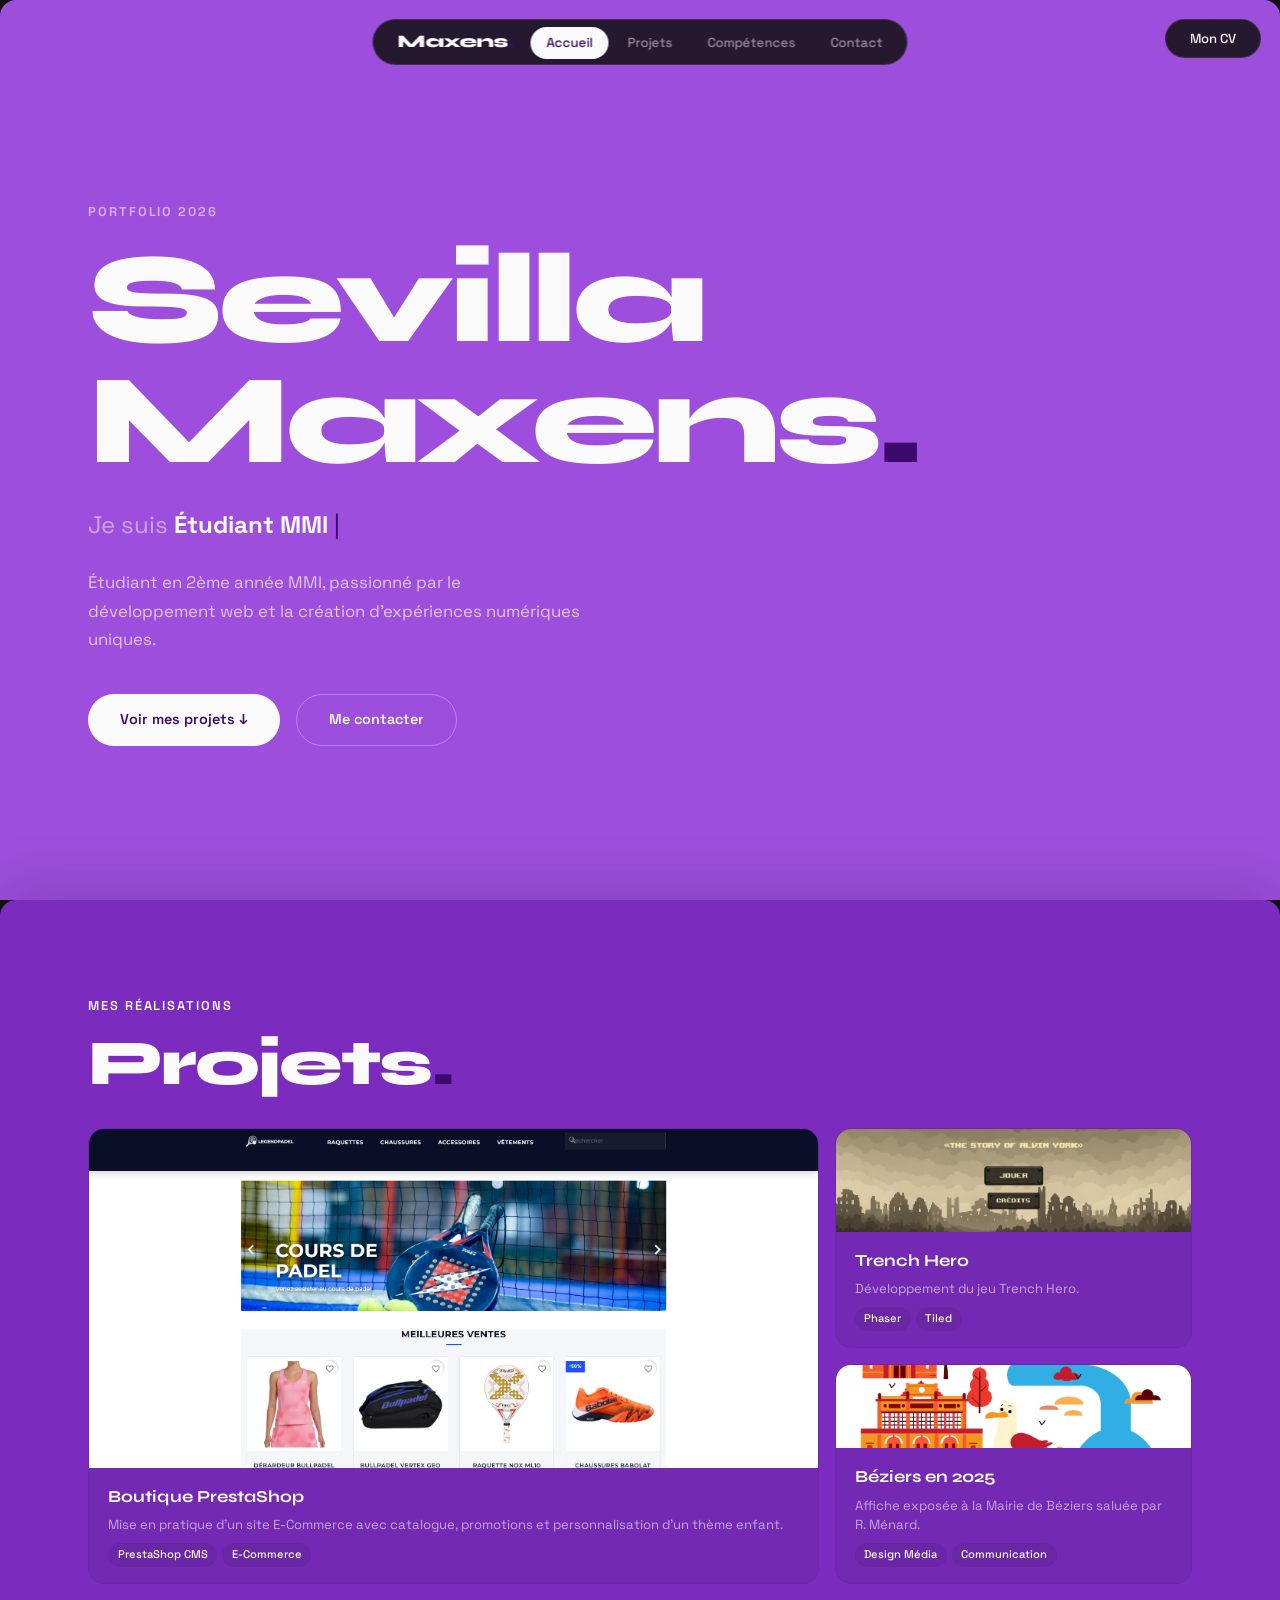
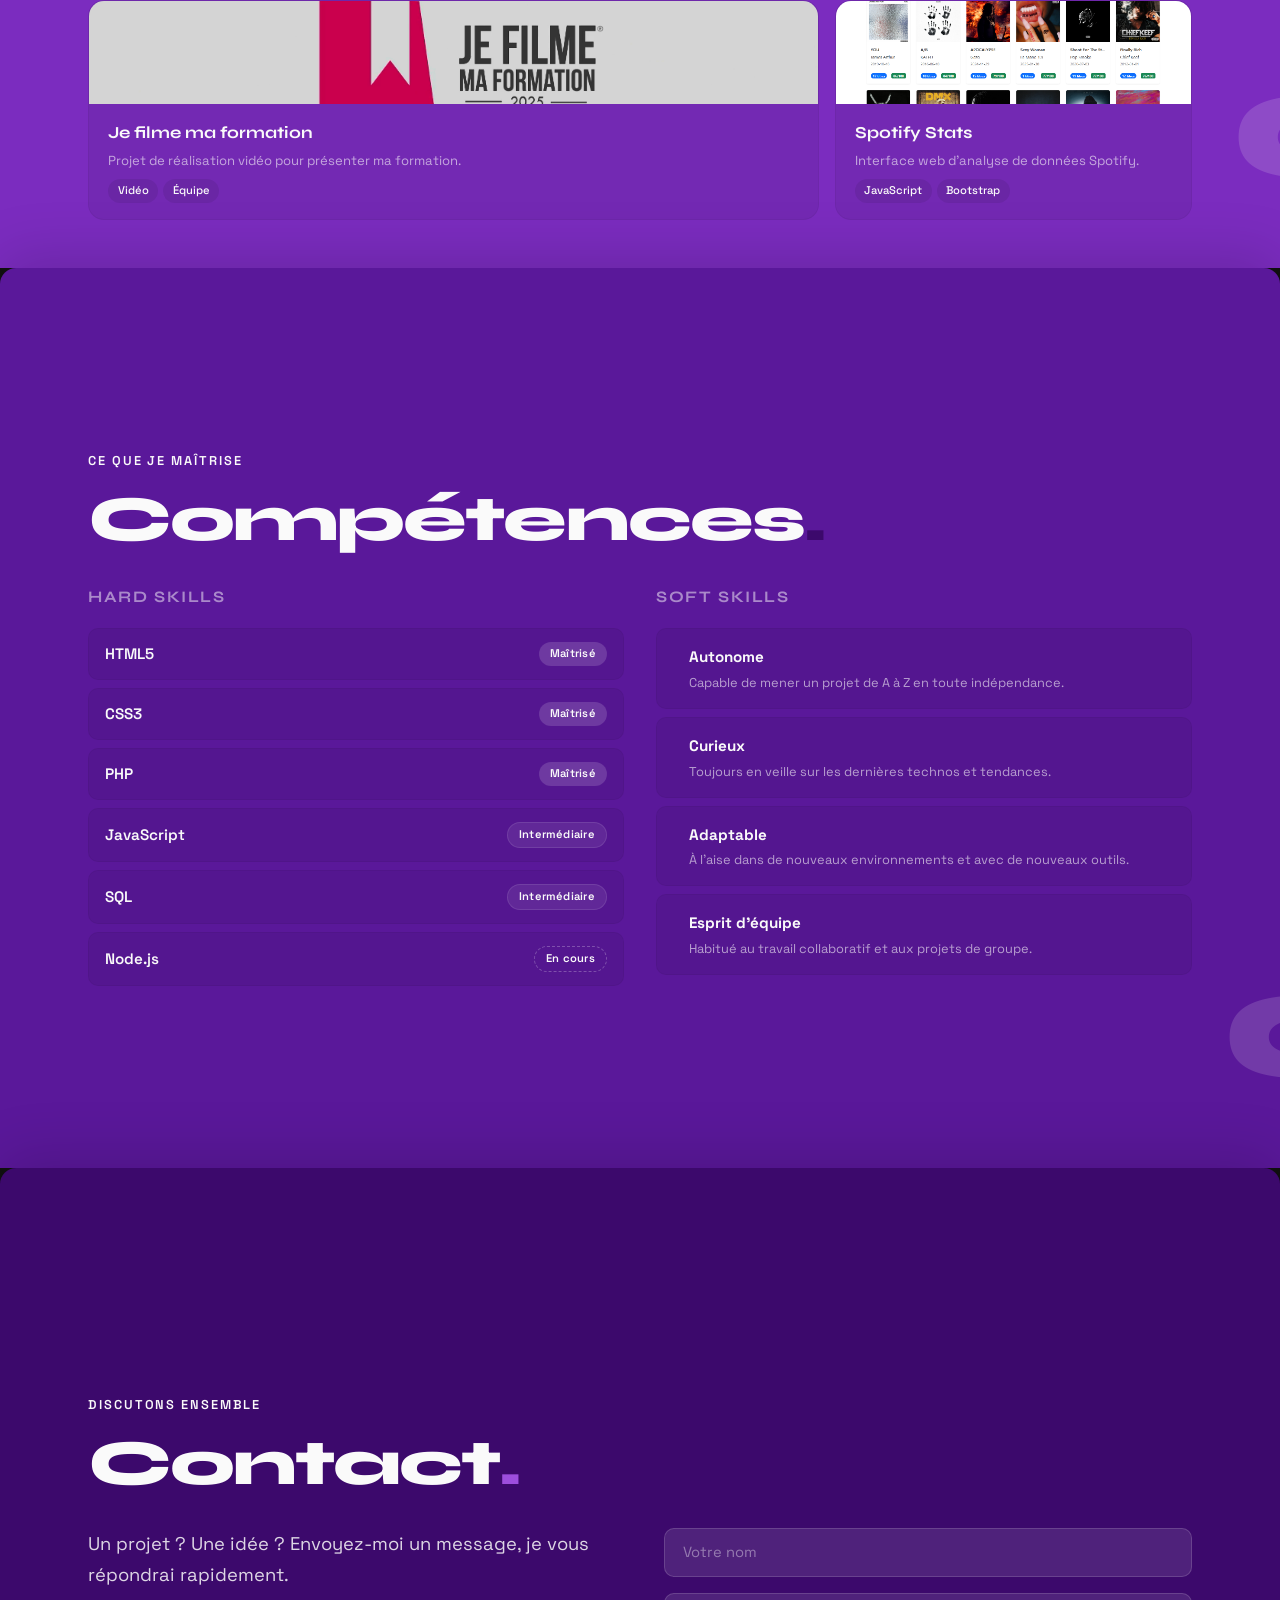
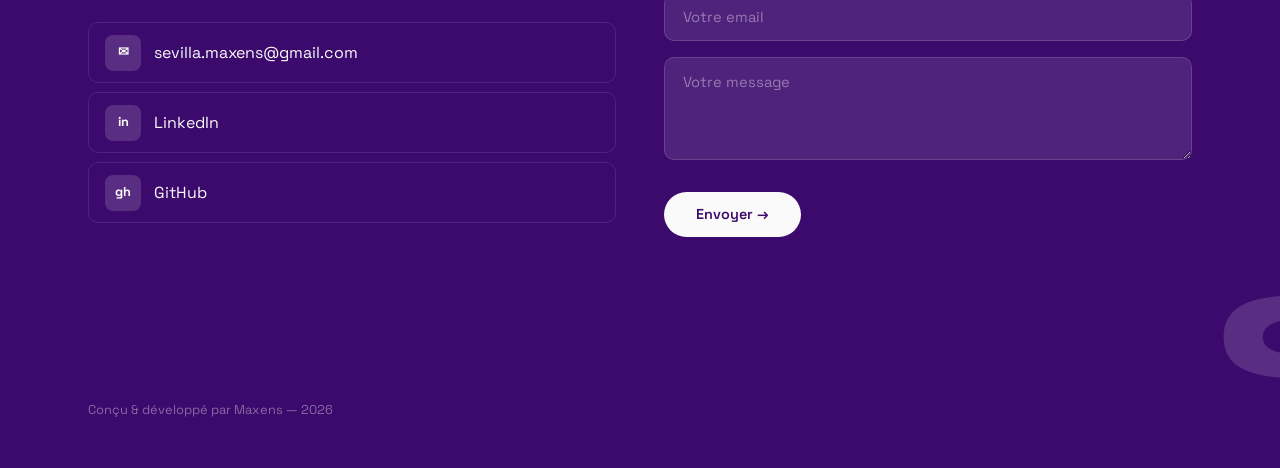
<file: index.html>
<!DOCTYPE html>
<html lang="fr">

<head>
    <meta charset="UTF-8">
    <meta name="viewport" content="width=device-width, initial-scale=1.0">
    <meta name="description" content="Portfolio de Sevilla Maxens — Étudiant MMI spécialité développement.">
    <title>Sevilla Maxens | Portfolio</title>
    <link rel="preconnect" href="https://fonts.googleapis.com">
    <link rel="preconnect" href="https://fonts.gstatic.com" crossorigin>
    <link
        href="https://fonts.googleapis.com/css2?family=Space+Grotesk:wght@300;400;500;600;700&family=Syne:wght@400;500;600;700;800&display=swap"
        rel="stylesheet">
    <link rel="stylesheet" href="css/style.css">
</head>

<body>

    <!-- ============ NAVBAR ============ -->
    <nav class="navbar" id="navbar">
        <div class="nav-container">
            <a href="#accueil" class="nav-logo">Maxens<span class="dot">.</span></a>
            <ul class="nav-links" id="navLinks">
                <li><a href="#accueil" class="nav-link active" data-section="accueil">Accueil</a></li>
                <li><a href="#projets" class="nav-link" data-section="projets">Projets</a></li>
                <li><a href="#competences" class="nav-link" data-section="competences">Compétences</a></li>
                <li><a href="#contact" class="nav-link" data-section="contact">Contact</a></li>
            </ul>
            <button class="nav-toggle" id="navToggle" aria-label="Menu">
                <span></span>
                <span></span>
                <span></span>
            </button>
        </div>
    </nav>

    <!-- ============ CV BUTTON ============ -->
    <a href="assets/docs/cv-maxens-sevilla.pdf" class="cv-button" download="CV_Maxens_Sevilla.pdf">Mon CV</a>

    <!-- ============ CARD 1 — ACCUEIL (Apricot) ============ -->
    <section class="card card-1" id="accueil">
        <div class="card-inner">
            <div class="card-content">
                <p class="card-label">Portfolio 2026</p>
                <h1 class="hero-title">
                    <span class="line">Sevilla</span>
                    <span class="line">Maxens<span class="dot-accent">.</span></span>
                </h1>
                <div class="hero-subtitle">
                    <span class="typing-prefix">Je suis </span>
                    <span class="typing-text" id="typedText"></span>
                    <span class="cursor">|</span>
                </div>
                <p class="hero-desc">Étudiant en 2ème année MMI, passionné par le développement web et la création
                    d'expériences numériques uniques.</p>
                <div class="hero-actions">
                    <a href="#projets" class="btn btn-dark">Voir mes projets ↓</a>
                    <a href="#contact" class="btn btn-ghost">Me contacter</a>
                </div>
            </div>
            <div class="card-number">01</div>
        </div>
    </section>

    <!-- ============ CARD 2 — PROJETS (Chartreuse) ============ -->
    <section class="card card-2" id="projets">
        <div class="card-inner">
            <div class="card-content">
                <p class="card-label">Mes réalisations</p>
                <h2 class="section-heading">Projets<span class="dot-accent">.</span></h2>
                <div class="projects-bento">
                    <a href="projet-prestashop.html" class="project-tile project-large" style="text-decoration: none; color: inherit;">
                        <div class="project-img"
                            style="background-image: url('assets/img/Prestashop1.png'); background-size: cover; background-position: center;">
                        </div>
                        <div class="project-meta">
                            <h3>Boutique PrestaShop</h3>
                            <p>Mise en pratique d'un site E-Commerce avec catalogue, promotions et personnalisation d'un thème enfant.</p>
                            <div class="tags">
                                <span>PrestaShop CMS</span><span>E-Commerce</span>
                            </div>
                        </div>
                    </a>
                    <a href="projet-trench.html" class="project-tile" style="text-decoration: none; color: inherit;">
                        <div class="project-img"
                            style="background-image: url('assets/img/Trench_hero_2.png'); background-size: cover; background-position: center;">
                        </div>
                        <div class="project-meta">
                            <h3>Trench Hero</h3>
                            <p>Développement du jeu Trench Hero.</p>
                            <div class="tags">
                                <span>Phaser</span><span>Tiled</span>
                            </div>
                        </div>
                    </a>
                    <a href="projet-beziers.html" class="project-tile" style="text-decoration: none; color: inherit;">
                        <div class="project-img"
                            style="background-image: url('assets/img/Affiche_béziers.jpg'); background-size: cover; background-position: center;">
                        </div>
                        <div class="project-meta">
                            <h3>Béziers en 2025</h3>
                            <p>Affiche exposée à la Mairie de Béziers saluée par R. Ménard.</p>
                            <div class="tags">
                                <span>Design Média</span><span>Communication</span>
                            </div>
                        </div>
                    </a>
                    <a href="projet-film.html" class="project-tile project-wide"
                        style="text-decoration: none; color: inherit;">
                        <div class="project-img"
                            style="background-image: url('assets/img/je_film_ma_formation.png'); background-size: cover; background-position: center;">
                        </div>
                        <div class="project-meta">
                            <h3>Je filme ma formation</h3>
                            <p>Projet de réalisation vidéo pour présenter ma formation.</p>
                            <div class="tags">
                                <span>Vidéo</span><span>Équipe</span>
                            </div>
                        </div>
                    </a>
                    <a href="projet-spotify.html" class="project-tile" style="text-decoration: none; color: inherit;">
                        <div class="project-img"
                            style="background-image: url('assets/img/site_spotifystats_2.png'); background-size: cover; background-position: center;">
                        </div>
                        <div class="project-meta">
                            <h3>Spotify Stats</h3>
                            <p>Interface web d'analyse de données Spotify.</p>
                            <div class="tags">
                                <span>JavaScript</span><span>Bootstrap</span>
                            </div>
                        </div>
                    </a>
                </div>
            </div>
            <div class="card-number">02</div>
        </div>
    </section>

    <!-- ============ CARD 3 — COMPÉTENCES (Vista Blue) ============ -->
    <section class="card card-3" id="competences">
        <div class="card-inner">
            <div class="card-content">
                <p class="card-label">Ce que je maîtrise</p>
                <h2 class="section-heading">Compétences<span class="dot-accent">.</span></h2>
                <div class="skills-columns">
                    <div class="skills-col">
                        <h3 class="skills-col-title">Hard Skills</h3>
                        <div class="skill-item">
                            <div class="skill-header">
                                <span class="skill-name">HTML5</span>
                                <span class="skill-tag tag-solid">Maîtrisé</span>
                            </div>
                        </div>
                        <div class="skill-item">
                            <div class="skill-header">
                                <span class="skill-name">CSS3</span>
                                <span class="skill-tag tag-solid">Maîtrisé</span>
                            </div>
                        </div>
                        <div class="skill-item">
                            <div class="skill-header">
                                <span class="skill-name">PHP</span>
                                <span class="skill-tag tag-solid">Maîtrisé</span>
                            </div>
                        </div>
                        <div class="skill-item">
                            <div class="skill-header">
                                <span class="skill-name">JavaScript</span>
                                <span class="skill-tag tag-mid">Intermédiaire</span>
                            </div>
                        </div>
                        <div class="skill-item">
                            <div class="skill-header">
                                <span class="skill-name">SQL</span>
                                <span class="skill-tag tag-mid">Intermédiaire</span>
                            </div>
                        </div>
                        <div class="skill-item">
                            <div class="skill-header">
                                <span class="skill-name">Node.js</span>
                                <span class="skill-tag tag-new">En cours</span>
                            </div>
                        </div>
                    </div>
                    <div class="skills-col">
                        <h3 class="skills-col-title">Soft Skills</h3>
                        <div class="soft-skill">
                            <span class="soft-icon"></span>
                            <div>
                                <strong>Autonome</strong>
                                <p>Capable de mener un projet de A à Z en toute indépendance.</p>
                            </div>
                        </div>
                        <div class="soft-skill">
                            <span class="soft-icon"></span>
                            <div>
                                <strong>Curieux</strong>
                                <p>Toujours en veille sur les dernières technos et tendances.</p>
                            </div>
                        </div>
                        <div class="soft-skill">
                            <span class="soft-icon"></span>
                            <div>
                                <strong>Adaptable</strong>
                                <p>À l'aise dans de nouveaux environnements et avec de nouveaux outils.</p>
                            </div>
                        </div>
                        <div class="soft-skill">
                            <span class="soft-icon"></span>
                            <div>
                                <strong>Esprit d'équipe</strong>
                                <p>Habitué au travail collaboratif et aux projets de groupe.</p>
                            </div>
                        </div>
                    </div>
                </div>
                <div class="card-number">03</div>
            </div>
    </section>

    <!-- ============ CARD 4 — CONTACT (Tomato) ============ -->
    <section class="card card-4" id="contact">
        <div class="card-inner">
            <div class="card-content">
                <p class="card-label">Discutons ensemble</p>
                <h2 class="section-heading">Contact<span class="dot-accent">.</span></h2>
                <div class="contact-layout">
                    <div class="contact-info">
                        <p class="contact-big-text">Un projet ? Une idée ? Envoyez-moi un message, je vous répondrai
                            rapidement.</p>
                        <div class="contact-links">
                            <a href="mailto:sevilla.maxens@gmail.com" class="contact-link-item">
                                <span class="contact-link-icon">✉</span>
                                <span>sevilla.maxens@gmail.com</span>
                            </a>
                            <a href="https://www.linkedin.com/in/maxens-sevilla/" target="_blank" rel="noopener noreferrer" class="contact-link-item">
                                <span class="contact-link-icon">in</span>
                                <span>LinkedIn</span>
                            </a>
                            <a href="https://github.com/MaxX-J" target="_blank" rel="noopener noreferrer" class="contact-link-item">
                                <span class="contact-link-icon">gh</span>
                                <span>GitHub</span>
                            </a>
                        </div>
                    </div>
                    <form class="contact-form" id="contactForm" action="mailto:sevilla.maxens@gmail.com" method="POST" enctype="text/plain">
                        <div class="form-field">
                            <input type="text" id="name" name="name" required placeholder="Votre nom">
                        </div>
                        <div class="form-field">
                            <input type="email" id="email" name="email" required placeholder="Votre email">
                        </div>
                        <div class="form-field">
                            <textarea id="message" name="message" rows="4" required
                                placeholder="Votre message"></textarea>
                        </div>
                        <button type="submit" class="btn btn-dark btn-send">
                            Envoyer →
                        </button>
                    </form>
                </div>
            </div>
            <div class="card-number">04</div>
            <footer class="footer">
                <span>Conçu & développé par Maxens — 2026</span>
            </footer>
        </div>
    </section>

    <script src="js/script.js"></script>
</body>

</html>
</file>
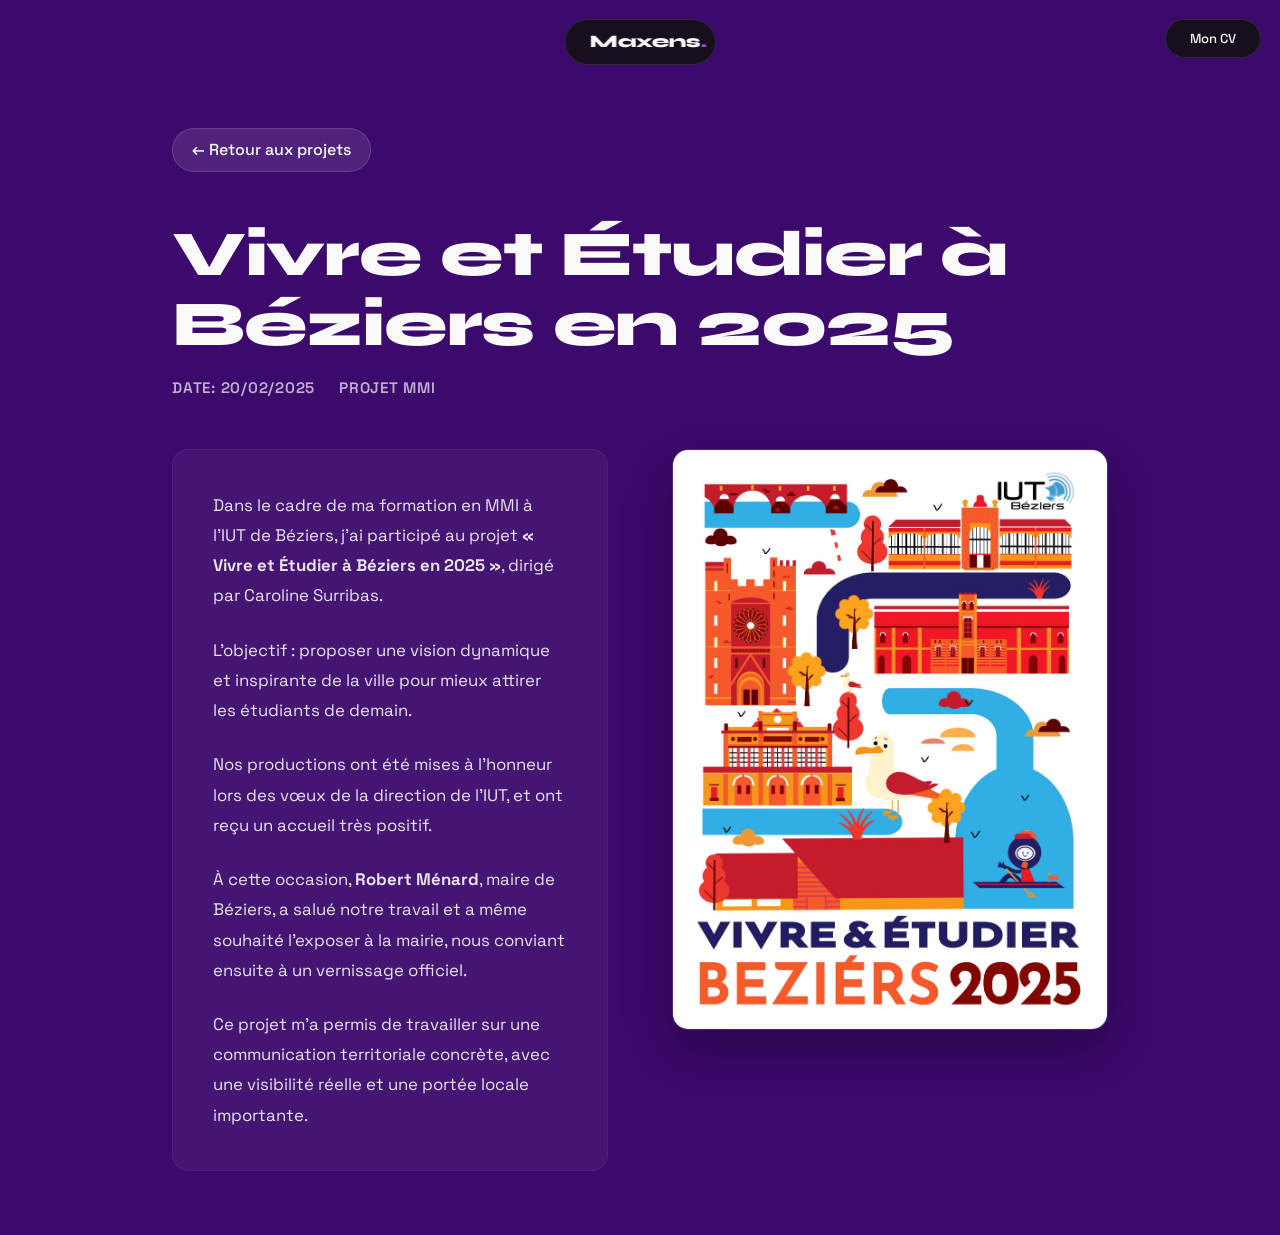
<file: projet-beziers.html>
<!DOCTYPE html>
<html lang="fr">
<head>
    <meta charset="UTF-8">
    <meta name="viewport" content="width=device-width, initial-scale=1.0">
    <title>Vivre et Étudier à Béziers en 2025 | Maxens Sevilla</title>
    <link href="https://fonts.googleapis.com/css2?family=Space+Grotesk:wght@300;400;500;600;700&family=Syne:wght@400;500;600;700;800&display=swap" rel="stylesheet">
    <link rel="stylesheet" href="css/style.css">
    <style>
        body {
            background: var(--purple-4);
            min-height: 100vh;
        }
        .project-page {
            max-width: 1000px;
            margin: 0 auto;
            padding: 8rem 2rem 4rem;
            color: var(--white);
        }
        .back-btn {
            display: inline-flex;
            align-items: center;
            gap: 0.5rem;
            color: var(--white);
            text-decoration: none;
            font-weight: 500;
            margin-bottom: 3rem;
            padding: 0.5rem 1.2rem;
            border-radius: var(--radius-pill);
            background: rgba(255, 255, 255, 0.1);
            border: 1px solid rgba(255, 255, 255, 0.15);
            transition: all 0.3s var(--ease);
        }
        .back-btn:hover {
            background: rgba(255, 255, 255, 0.2);
            transform: translateX(-5px);
        }
        .project-header {
            margin-bottom: 3rem;
        }
        .project-title {
            font-family: 'Syne', sans-serif;
            font-size: clamp(2.5rem, 6vw, 4rem);
            font-weight: 800;
            line-height: 1.1;
            margin-bottom: 1rem;
            letter-spacing: -0.02em;
        }
        .project-meta-info {
            display: flex;
            gap: 1.5rem;
            opacity: 0.7;
            font-size: 0.95rem;
            text-transform: uppercase;
            letter-spacing: 0.05em;
            font-weight: 600;
        }
        .project-body {
            display: grid;
            grid-template-columns: 1fr 1fr;
            gap: 4rem;
            align-items: start;
        }
        .project-text {
            background: rgba(255, 255, 255, 0.05);
            padding: 2.5rem;
            border-radius: var(--radius);
            border: 1px solid rgba(255, 255, 255, 0.05);
        }
        .project-text p {
            font-size: 1.05rem;
            line-height: 1.8;
            margin-bottom: 1.5rem;
            opacity: 0.9;
        }
        .project-text p:last-child {
            margin-bottom: 0;
        }
        .project-image img {
            width: 100%;
            border-radius: var(--radius);
            box-shadow: 0 20px 50px rgba(0,0,0,0.3);
            border: 1px solid rgba(255, 255, 255, 0.1);
        }
        @media (max-width: 768px) {
            .project-body {
                grid-template-columns: 1fr;
            }
            .project-page {
                padding-top: 1rem;
            }
        }
    </style>
</head>
<body>
    <nav class="navbar" id="navbar">
        <div class="nav-container">
            <a href="index.html" class="nav-logo">Maxens<span class="dot" style="color: var(--purple-1);">.</span></a>
        </div>
    </nav>
    <a href="assets/docs/cv-maxens-sevilla.pdf" class="cv-button" download="CV_Maxens_Sevilla.pdf">Mon CV</a>

    <main class="project-page">
        <a href="index.html#projets" class="back-btn">← Retour aux projets</a>
        
        <div class="project-header">
            <h1 class="project-title">Vivre et Étudier à Béziers en 2025</h1>
            <div class="project-meta-info">
                <span>Date: 20/02/2025</span>
                <span>Projet MMI</span>
            </div>
        </div>

        <div class="project-body">
            <div class="project-text">
                <p>Dans le cadre de ma formation en MMI à l’IUT de Béziers, j’ai participé au projet <strong>« Vivre et Étudier à Béziers en 2025 »</strong>, dirigé par Caroline Surribas.</p>
                <p>L’objectif : proposer une vision dynamique et inspirante de la ville pour mieux attirer les étudiants de demain.</p>
                <p>Nos productions ont été mises à l’honneur lors des vœux de la direction de l’IUT, et ont reçu un accueil très positif.</p>
                <p>À cette occasion, <strong>Robert Ménard</strong>, maire de Béziers, a salué notre travail et a même souhaité l’exposer à la mairie, nous conviant ensuite à un vernissage officiel.</p>
                <p>Ce projet m’a permis de travailler sur une communication territoriale concrète, avec une visibilité réelle et une portée locale importante.</p>
            </div>
            
            <div class="project-image">
                <img src="assets/img/Affiche_béziers.jpg" alt="Affiche Vivre et Étudier à Béziers en 2025">
            </div>
        </div>
    </main>
</body>
</html>
</file>
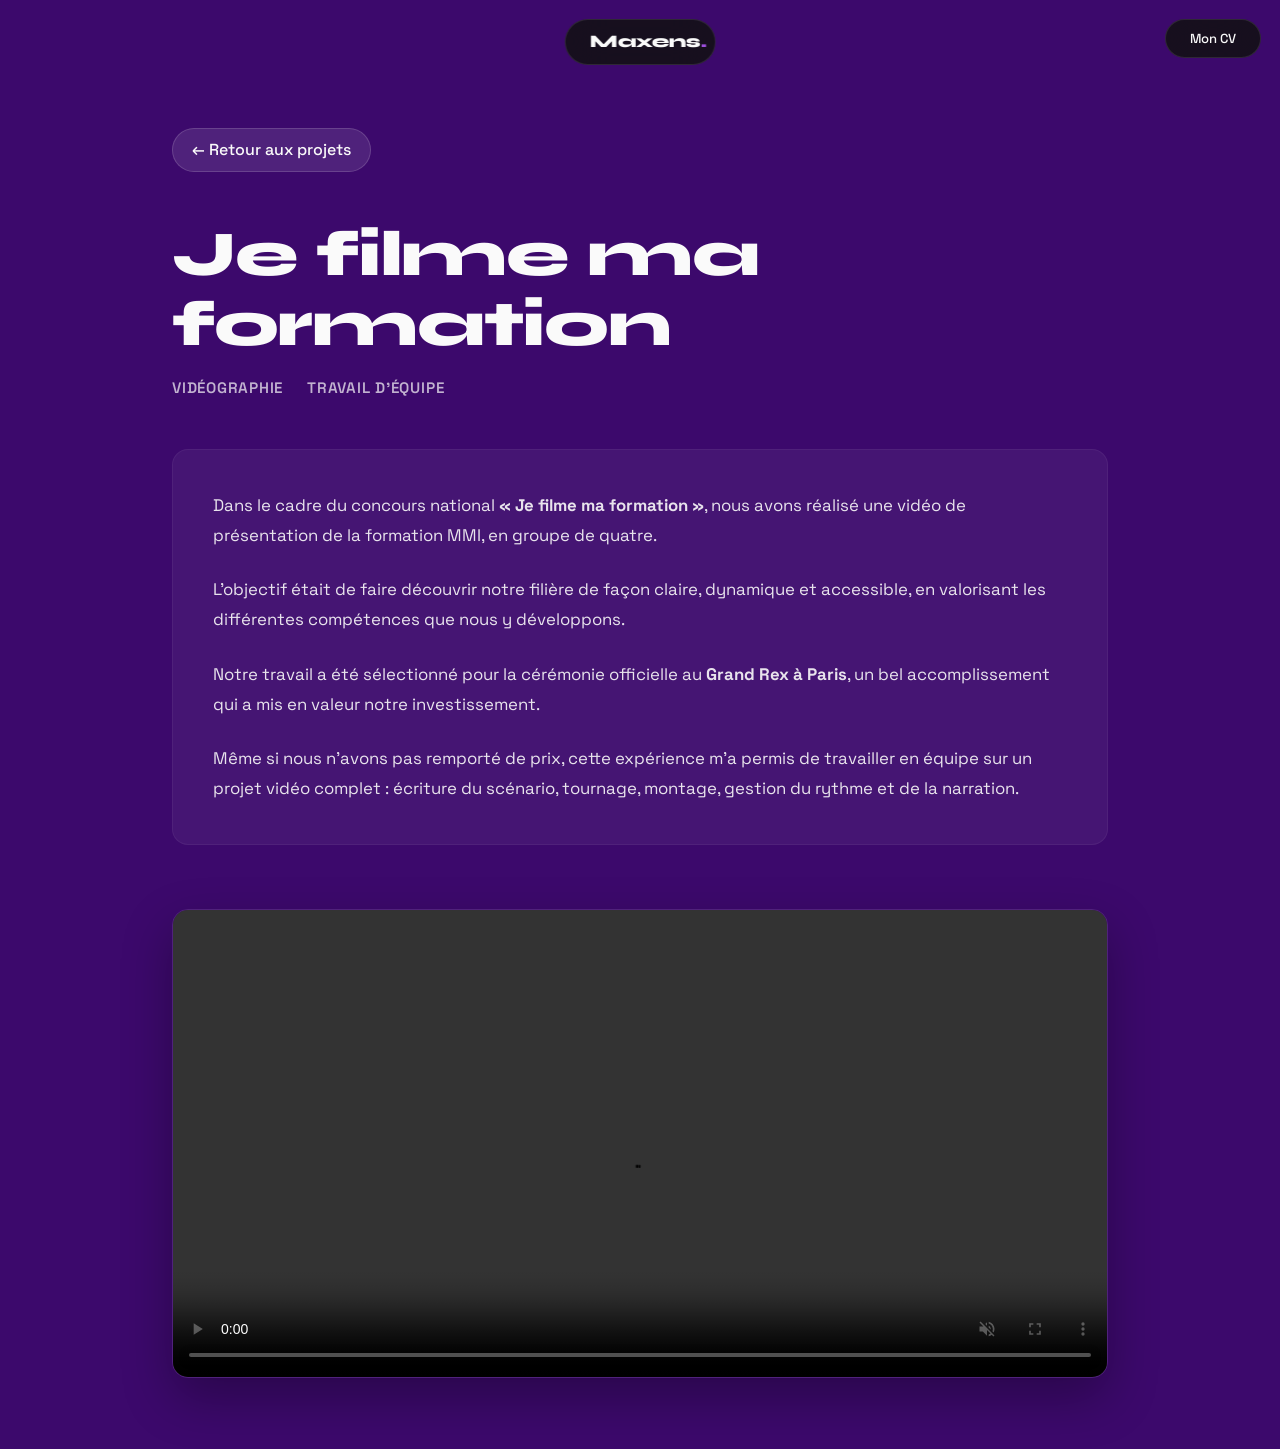
<file: projet-film.html>
<!DOCTYPE html>
<html lang="fr">
<head>
    <meta charset="UTF-8">
    <meta name="viewport" content="width=device-width, initial-scale=1.0">
    <title>Je Filme Ma Formation | Maxens Sevilla</title>
    <link href="https://fonts.googleapis.com/css2?family=Space+Grotesk:wght@300;400;500;600;700&family=Syne:wght@400;500;600;700;800&display=swap" rel="stylesheet">
    <link rel="stylesheet" href="css/style.css">
    <style>
        body {
            background: var(--purple-4);
            min-height: 100vh;
        }
        .project-page {
            max-width: 1000px;
            margin: 0 auto;
            padding: 8rem 2rem 4rem;
            color: var(--white);
        }
        .back-btn {
            display: inline-flex;
            align-items: center;
            gap: 0.5rem;
            color: var(--white);
            text-decoration: none;
            font-weight: 500;
            margin-bottom: 3rem;
            padding: 0.5rem 1.2rem;
            border-radius: var(--radius-pill);
            background: rgba(255, 255, 255, 0.1);
            border: 1px solid rgba(255, 255, 255, 0.15);
            transition: all 0.3s var(--ease);
        }
        .back-btn:hover {
            background: rgba(255, 255, 255, 0.2);
            transform: translateX(-5px);
        }
        .project-header {
            margin-bottom: 3rem;
        }
        .project-title {
            font-family: 'Syne', sans-serif;
            font-size: clamp(2.5rem, 6vw, 4rem);
            font-weight: 800;
            line-height: 1.1;
            margin-bottom: 1rem;
            letter-spacing: -0.02em;
        }
        .project-meta-info {
            display: flex;
            gap: 1.5rem;
            opacity: 0.7;
            font-size: 0.95rem;
            text-transform: uppercase;
            letter-spacing: 0.05em;
            font-weight: 600;
        }
        .project-body {
            display: grid;
            grid-template-columns: 1fr;
            gap: 4rem;
            align-items: start;
        }
        .project-text {
            background: rgba(255, 255, 255, 0.05);
            padding: 2.5rem;
            border-radius: var(--radius);
            border: 1px solid rgba(255, 255, 255, 0.05);
        }
        .project-text p {
            font-size: 1.05rem;
            line-height: 1.8;
            margin-bottom: 1.5rem;
            opacity: 0.9;
        }
        .project-text p:last-child {
            margin-bottom: 0;
        }
        .project-image video {
            width: 100%;
            border-radius: var(--radius);
            box-shadow: 0 20px 50px rgba(0,0,0,0.3);
            border: 1px solid rgba(255, 255, 255, 0.1);
        }
        @media (max-width: 768px) {
            .project-page {
                padding-top: 1rem;
            }
        }
    </style>
</head>
<body>
    <nav class="navbar" id="navbar" style="backdrop-filter: blur(20px);">
        <div class="nav-container">
            <a href="index.html" class="nav-logo">Maxens<span class="dot" style="color: var(--purple-1);">.</span></a>
        </div>
    </nav>
    <a href="assets/docs/cv-maxens-sevilla.pdf" class="cv-button" download="CV_Maxens_Sevilla.pdf">Mon CV</a>

    <main class="project-page">
        <a href="index.html#projets" class="back-btn">← Retour aux projets</a>
        
        <div class="project-header">
            <h1 class="project-title">Je filme ma formation</h1>
            <div class="project-meta-info">
                <span>Vidéographie</span>
                <span>Travail d'équipe</span>
            </div>
        </div>

        <div class="project-body">
            <div class="project-text">
                <p>Dans le cadre du concours national <strong>« Je filme ma formation »</strong>, nous avons réalisé une vidéo de présentation de la formation MMI, en groupe de quatre.</p>
                <p>L’objectif était de faire découvrir notre filière de façon claire, dynamique et accessible, en valorisant les différentes compétences que nous y développons.</p>
                <p>Notre travail a été sélectionné pour la cérémonie officielle au <strong>Grand Rex à Paris</strong>, un bel accomplissement qui a mis en valeur notre investissement.</p>
                <p>Même si nous n’avons pas remporté de prix, cette expérience m’a permis de travailler en équipe sur un projet vidéo complet : écriture du scénario, tournage, montage, gestion du rythme et de la narration.</p>
            </div>
            
            <div class="project-image">
                <video controls autoplay muted loop playsinline>
                    <source src="assets/video/je_film_ma_formation.mp4" type="video/mp4">
                </video>
            </div>
        </div>
    </main>
</body>
</html>
</file>
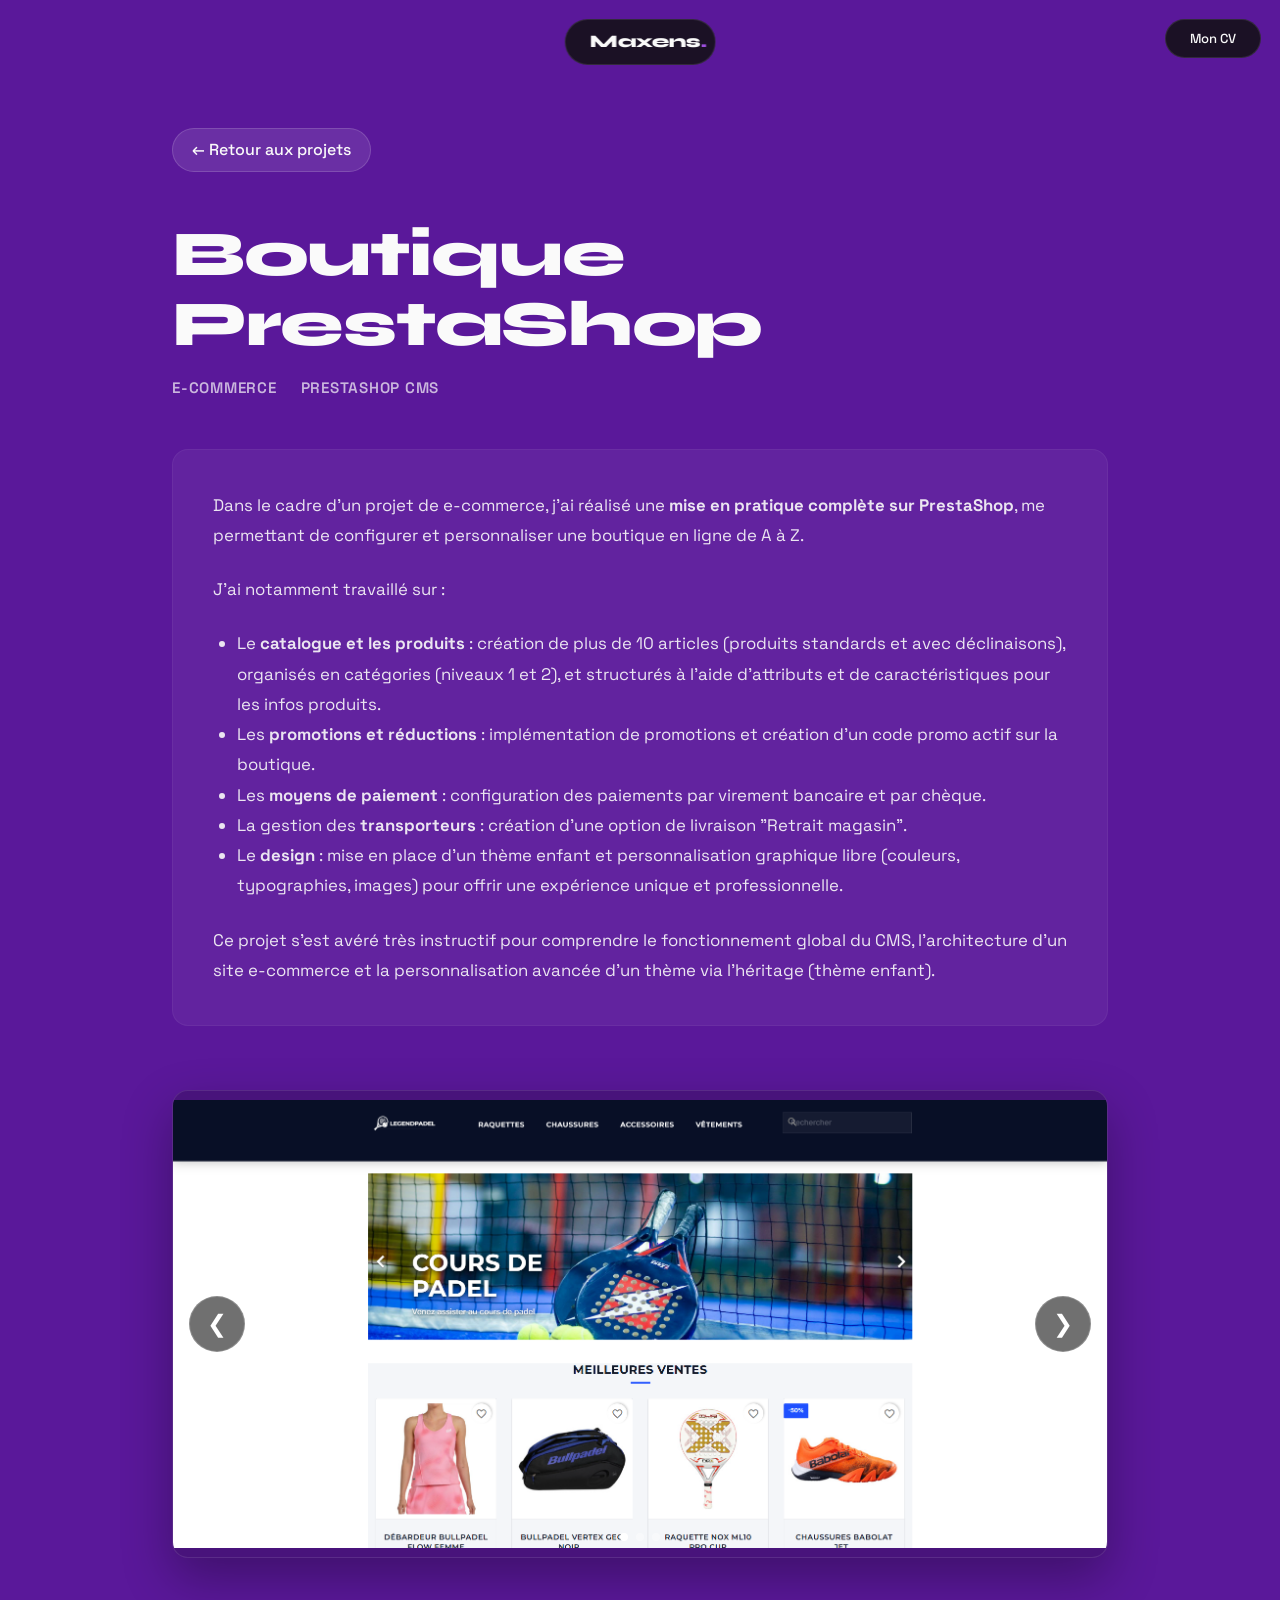
<file: projet-prestashop.html>
<!DOCTYPE html>
<html lang="fr">
<head>
    <meta charset="UTF-8">
    <meta name="viewport" content="width=device-width, initial-scale=1.0">
    <title>PrestaShop | Maxens Sevilla</title>
    <link href="https://fonts.googleapis.com/css2?family=Space+Grotesk:wght@300;400;500;600;700&family=Syne:wght@400;500;600;700;800&display=swap" rel="stylesheet">
    <link rel="stylesheet" href="css/style.css">
    <style>
        body {
            background: var(--purple-3);
            min-height: 100vh;
        }
        .project-page {
            max-width: 1000px;
            margin: 0 auto;
            padding: 8rem 2rem 4rem;
            color: var(--white);
        }
        .back-btn {
            display: inline-flex;
            align-items: center;
            gap: 0.5rem;
            color: var(--white);
            text-decoration: none;
            font-weight: 500;
            margin-bottom: 3rem;
            padding: 0.5rem 1.2rem;
            border-radius: var(--radius-pill);
            background: rgba(255, 255, 255, 0.1);
            border: 1px solid rgba(255, 255, 255, 0.15);
            transition: all 0.3s var(--ease);
        }
        .back-btn:hover {
            background: rgba(255, 255, 255, 0.2);
            transform: translateX(-5px);
        }
        .project-header {
            margin-bottom: 3rem;
        }
        .project-title {
            font-family: 'Syne', sans-serif;
            font-size: clamp(2.5rem, 6vw, 4rem);
            font-weight: 800;
            line-height: 1.1;
            margin-bottom: 1rem;
            letter-spacing: -0.02em;
        }
        .project-meta-info {
            display: flex;
            gap: 1.5rem;
            opacity: 0.7;
            font-size: 0.95rem;
            text-transform: uppercase;
            letter-spacing: 0.05em;
            font-weight: 600;
        }
        .project-body {
            display: grid;
            grid-template-columns: 1fr;
            gap: 4rem;
            align-items: start;
        }
        .project-text {
            background: rgba(255, 255, 255, 0.05);
            padding: 2.5rem;
            border-radius: var(--radius);
            border: 1px solid rgba(255, 255, 255, 0.05);
        }
        .project-text ul {
            font-size: 1.05rem;
            line-height: 1.8;
            margin-bottom: 1.5rem;
            opacity: 0.9;
            padding-left: 1.5rem;
        }
        .project-text p {
            font-size: 1.05rem;
            line-height: 1.8;
            margin-bottom: 1.5rem;
            opacity: 0.9;
        }
        .project-text p:last-child {
            margin-bottom: 0;
        }
        .carousel {
            position: relative;
            border-radius: var(--radius);
            overflow: hidden;
            box-shadow: 0 20px 50px rgba(0,0,0,0.3);
            border: 1px solid rgba(255, 255, 255, 0.1);
            background: rgba(0,0,0,0.2);
        }
        .carousel-inner {
            display: flex;
            transition: transform 0.4s ease-in-out;
            width: 100%;
        }
        .carousel-inner img {
            flex: 0 0 100%;
            width: 100%;
            height: auto;
            max-height: 80vh;
            object-fit: contain;
            display: block;
        }
        .carousel-btn {
            position: absolute;
            top: 50%;
            transform: translateY(-50%);
            background: rgba(17, 17, 17, 0.6);
            backdrop-filter: blur(5px);
            color: white;
            border: 1px solid rgba(255,255,255,0.2);
            cursor: pointer;
            font-size: 1.5rem;
            border-radius: 50%;
            z-index: 10;
            transition: all 0.3s;
            display: flex;
            align-items: center;
            justify-content: center;
            width: 3.5rem;
            height: 3.5rem;
            padding: 0;
            line-height: 1;
        }
        .carousel-btn:hover {
            background: rgba(255, 255, 255, 0.9);
            color: var(--purple-4);
        }
        .carousel-btn.prev { left: 1rem; }
        .carousel-btn.next { right: 1rem; }
        .carousel-indicators {
            display: flex;
            position: absolute;
            bottom: 1rem;
            left: 50%;
            transform: translateX(-50%);
            gap: 0.5rem;
            z-index: 10;
        }
        .dot-ind {
            width: 8px;
            height: 8px;
            border-radius: 50%;
            background: rgba(255,255,255,0.4);
            transition: 0.3s;
        }
        .dot-ind.active {
            background: white;
        }
        @media (max-width: 768px) {
            .project-page {
                padding-top: 1rem;
            }
            .carousel-btn {
                display: none !important;
            }
            .carousel-inner {
                overflow-x: auto;
                scroll-snap-type: x mandatory;
                -webkit-overflow-scrolling: touch;
                scrollbar-width: none;
            }
            .carousel-inner::-webkit-scrollbar {
                display: none;
            }
            .carousel-inner img {
                scroll-snap-align: center;
            }
        }
        
        .swipe-hint {
            display: none;
        }
        @media (max-width: 768px) {
            .swipe-hint {
                display: flex;
                align-items: center;
                justify-content: center;
                gap: 0.5rem;
                margin-top: 1rem;
                font-size: 0.85rem;
                opacity: 0.7;
            }
            .swipe-icon {
                font-size: 1.2rem;
                animation: swipeAnim 2s infinite;
            }
        }
        @keyframes swipeAnim {
            0%, 100% { transform: translateX(0); }
            50% { transform: translateX(10px); }
        }
    </style>
</head>
<body>
    <nav class="navbar" id="navbar" style="backdrop-filter: blur(20px);">
        <div class="nav-container">
            <a href="index.html" class="nav-logo">Maxens<span class="dot" style="color: var(--purple-1);">.</span></a>
        </div>
    </nav>
    <a href="assets/docs/cv-maxens-sevilla.pdf" class="cv-button" download="CV_Maxens_Sevilla.pdf">Mon CV</a>

    <main class="project-page">
        <a href="index.html#projets" class="back-btn">← Retour aux projets</a>
        
        <div class="project-header">
            <h1 class="project-title">Boutique PrestaShop</h1>
            <div class="project-meta-info">
                <span>E-Commerce</span>
                <span>PrestaShop CMS</span>
            </div>
        </div>

        <div class="project-body">
            <div class="project-text">
                <p>Dans le cadre d'un projet de e-commerce, j’ai réalisé une <strong>mise en pratique complète sur PrestaShop</strong>, me permettant de configurer et personnaliser une boutique en ligne de A à Z.</p>
                <p>J'ai notamment travaillé sur :</p>
                <ul>
                    <li>Le <strong>catalogue et les produits</strong> : création de plus de 10 articles (produits standards et avec déclinaisons), organisés en catégories (niveaux 1 et 2), et structurés à l'aide d'attributs et de caractéristiques pour les infos produits.</li>
                    <li>Les <strong>promotions et réductions</strong> : implémentation de promotions et création d'un code promo actif sur la boutique.</li>
                    <li>Les <strong>moyens de paiement</strong> : configuration des paiements par virement bancaire et par chèque.</li>
                    <li>La gestion des <strong>transporteurs</strong> : création d'une option de livraison "Retrait magasin".</li>
                    <li>Le <strong>design</strong> : mise en place d'un thème enfant et personnalisation graphique libre (couleurs, typographies, images) pour offrir une expérience unique et professionnelle.</li>
                </ul>
                <p>Ce projet s'est avéré très instructif pour comprendre le fonctionnement global du CMS, l’architecture d'un site e-commerce et la personnalisation avancée d’un thème via l'héritage (thème enfant).</p>
            </div>
            
            <div class="carousel" data-index="0">
                <div class="carousel-inner" id="carouselInner">
                    <img src="assets/img/Prestashop1.png" alt="Prestashop Accueil">
                    <img src="assets/img/prestashop2.png" alt="Prestashop Catalogue">
                    <img src="assets/img/prestashop3.png" alt="Prestashop Produit">
                </div>
                <!-- Controls desktop -->
                <button class="carousel-btn prev" onclick="moveCarousel(-1, this)" aria-label="Image précédente">&#10094;</button>
                <button class="carousel-btn next" onclick="moveCarousel(1, this)" aria-label="Image suivante">&#10095;</button>
                
                <!-- Dots indicators (mobile & desktop) -->
                <div class="carousel-indicators">
                    <span class="dot-ind active"></span>
                    <span class="dot-ind"></span>
                    <span class="dot-ind"></span>
                </div>
            </div>
            
            <div class="swipe-hint">
                <span class="swipe-icon">👈</span>
                <span>Balayez pour naviguer</span>
                <span class="swipe-icon" style="animation-delay: -1s;">👉</span>
            </div>
        </div>
    </main>
    <script>
        document.querySelectorAll('.carousel').forEach(carousel => {
            const inner = carousel.querySelector('.carousel-inner');
            const dots = carousel.querySelectorAll('.dot-ind');
            
            // Sync dots on scroll (for mobile)
            let isScrolling;
            inner.addEventListener('scroll', () => {
                window.clearTimeout(isScrolling);
                isScrolling = setTimeout(() => {
                    const index = Math.round(inner.scrollLeft / inner.clientWidth);
                    dots.forEach((dot, i) => dot.classList.toggle('active', i === index));
                    carousel.dataset.index = index;
                }, 50);
            });
        });

        function moveCarousel(direction, btn) {
            const carousel = btn.closest('.carousel');
            const inner = carousel.querySelector('.carousel-inner');
            const isMobile = window.innerWidth <= 768;
            const totalItems = inner.querySelectorAll('img').length;
            const dots = carousel.querySelectorAll('.dot-ind');
            
            if (isMobile) {
                let index = Math.round(inner.scrollLeft / inner.clientWidth);
                index += direction;
                if(index >= totalItems) index = 0;
                if(index < 0) index = totalItems - 1;
                inner.scrollTo({ left: index * inner.clientWidth, behavior: 'smooth' });
            } else {
                let index = parseInt(carousel.dataset.index || '0');
                index += direction;
                if(index >= totalItems) index = 0;
                if(index < 0) index = totalItems - 1;
                carousel.dataset.index = index;
                inner.style.transform = `translateX(-${index * 100}%)`;
                
                // Update dots immediately for desktop
                dots.forEach((dot, i) => dot.classList.toggle('active', i === index));
            }
        }
    </script>
</body>
</html>
</file>
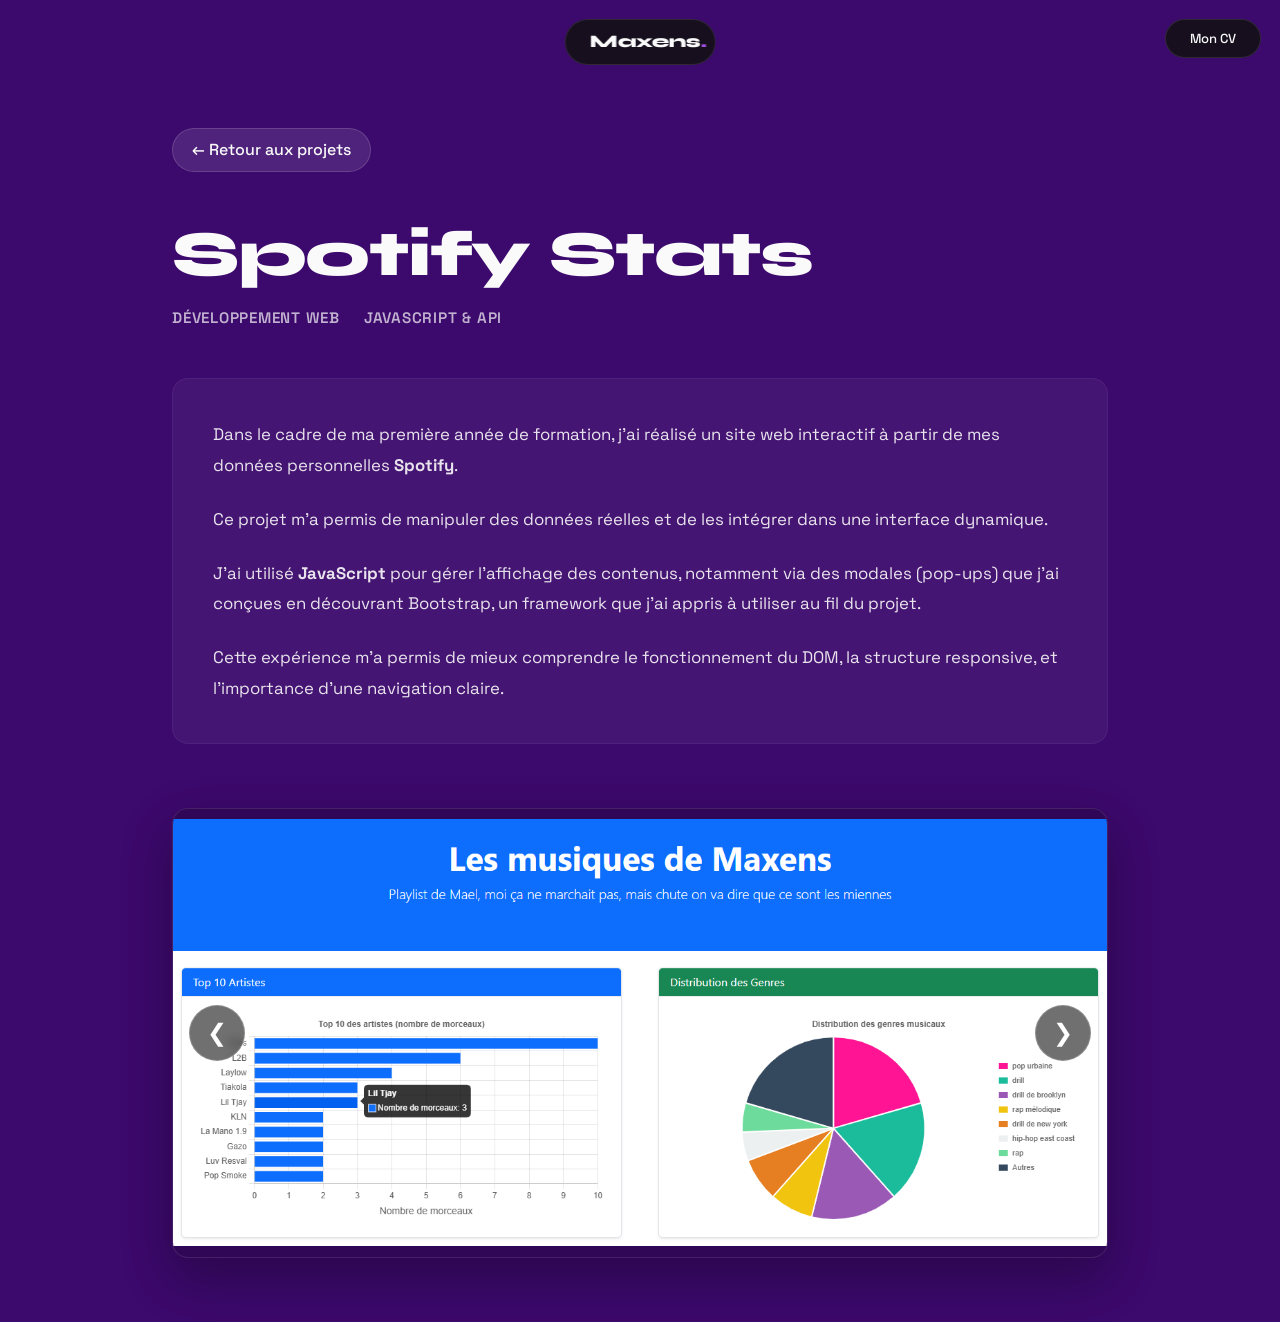
<file: projet-spotify.html>
<!DOCTYPE html>
<html lang="fr">
<head>
    <meta charset="UTF-8">
    <meta name="viewport" content="width=device-width, initial-scale=1.0">
    <title>Spotify Stats | Maxens Sevilla</title>
    <link href="https://fonts.googleapis.com/css2?family=Space+Grotesk:wght@300;400;500;600;700&family=Syne:wght@400;500;600;700;800&display=swap" rel="stylesheet">
    <link rel="stylesheet" href="css/style.css">
    <style>
        body {
            background: var(--purple-4);
            min-height: 100vh;
        }
        .project-page {
            max-width: 1000px;
            margin: 0 auto;
            padding: 8rem 2rem 4rem;
            color: var(--white);
        }
        .back-btn {
            display: inline-flex;
            align-items: center;
            gap: 0.5rem;
            color: var(--white);
            text-decoration: none;
            font-weight: 500;
            margin-bottom: 3rem;
            padding: 0.5rem 1.2rem;
            border-radius: var(--radius-pill);
            background: rgba(255, 255, 255, 0.1);
            border: 1px solid rgba(255, 255, 255, 0.15);
            transition: all 0.3s var(--ease);
        }
        .back-btn:hover {
            background: rgba(255, 255, 255, 0.2);
            transform: translateX(-5px);
        }
        .project-header {
            margin-bottom: 3rem;
        }
        .project-title {
            font-family: 'Syne', sans-serif;
            font-size: clamp(2.5rem, 6vw, 4rem);
            font-weight: 800;
            line-height: 1.1;
            margin-bottom: 1rem;
            letter-spacing: -0.02em;
        }
        .project-meta-info {
            display: flex;
            gap: 1.5rem;
            opacity: 0.7;
            font-size: 0.95rem;
            text-transform: uppercase;
            letter-spacing: 0.05em;
            font-weight: 600;
        }
        .project-body {
            display: grid;
            grid-template-columns: 1fr;
            gap: 4rem;
            align-items: start;
        }
        .project-text {
            background: rgba(255, 255, 255, 0.05);
            padding: 2.5rem;
            border-radius: var(--radius);
            border: 1px solid rgba(255, 255, 255, 0.05);
        }
        .project-text p {
            font-size: 1.05rem;
            line-height: 1.8;
            margin-bottom: 1.5rem;
            opacity: 0.9;
        }
        .project-text p:last-child {
            margin-bottom: 0;
        }
        .carousel {
            position: relative;
            border-radius: var(--radius);
            overflow: hidden;
            box-shadow: 0 20px 50px rgba(0,0,0,0.3);
            border: 1px solid rgba(255, 255, 255, 0.1);
            background: rgba(0,0,0,0.2);
        }
        .carousel-inner {
            display: flex;
            transition: transform 0.4s ease-in-out;
            width: 100%;
        }
        .carousel-inner img {
            flex: 0 0 100%;
            width: 100%;
            height: auto;
            max-height: 80vh; /* Prevents extremely tall images from taking up too much vertical space */
            object-fit: contain;
            display: block;
        }
        .carousel-btn {
            position: absolute;
            top: 50%;
            transform: translateY(-50%);
            background: rgba(17, 17, 17, 0.6);
            backdrop-filter: blur(5px);
            color: white;
            border: 1px solid rgba(255,255,255,0.2);
            cursor: pointer;
            font-size: 1.5rem;
            border-radius: 50%;
            z-index: 10;
            transition: all 0.3s;
            display: flex;
            align-items: center;
            justify-content: center;
            width: 3.5rem;
            height: 3.5rem;
            padding: 0;
            line-height: 1;
        }
        .carousel-btn:hover {
            background: rgba(255, 255, 255, 0.9);
            color: var(--purple-4);
        }
        .carousel-btn.prev { left: 1rem; }
        .carousel-btn.next { right: 1rem; }
        .carousel-indicators {
            display: none;
        }
        .dot-ind {
            width: 8px;
            height: 8px;
            border-radius: 50%;
            background: rgba(255,255,255,0.4);
            transition: 0.3s;
        }
        .dot-ind.active {
            background: white;
        }
        @media (max-width: 768px) {
            .project-page {
                padding-top: 1rem;
            }
            .carousel-indicators {
                display: flex;
                position: absolute;
                bottom: 1rem;
                left: 50%;
                transform: translateX(-50%);
                gap: 0.5rem;
                z-index: 10;
            }
            .carousel-btn {
                display: none !important;
            }
            .carousel-inner {
                overflow-x: auto;
                scroll-snap-type: x mandatory;
                -webkit-overflow-scrolling: touch;
                scrollbar-width: none;
            }
            .carousel-inner::-webkit-scrollbar {
                display: none;
            }
            .carousel-inner img {
                scroll-snap-align: center;
            }
        }
    </style>
</head>
<body>
    <nav class="navbar" id="navbar" style="backdrop-filter: blur(20px);">
        <div class="nav-container">
            <a href="index.html" class="nav-logo">Maxens<span class="dot" style="color: var(--purple-1);">.</span></a>
        </div>
    </nav>
    <a href="assets/docs/cv-maxens-sevilla.pdf" class="cv-button" download="CV_Maxens_Sevilla.pdf">Mon CV</a>

    <main class="project-page">
        <a href="index.html#projets" class="back-btn">← Retour aux projets</a>
        
        <div class="project-header">
            <h1 class="project-title">Spotify Stats</h1>
            <div class="project-meta-info">
                <span>Développement Web</span>
                <span>JavaScript & API</span>
            </div>
        </div>

        <div class="project-body">
            <div class="project-text">
                <p>Dans le cadre de ma première année de formation, j’ai réalisé un site web interactif à partir de mes données personnelles <strong>Spotify</strong>.</p>
                <p>Ce projet m’a permis de manipuler des données réelles et de les intégrer dans une interface dynamique.</p>
                <p>J’ai utilisé <strong>JavaScript</strong> pour gérer l’affichage des contenus, notamment via des modales (pop-ups) que j’ai conçues en découvrant Bootstrap, un framework que j’ai appris à utiliser au fil du projet.</p>
                <p>Cette expérience m’a permis de mieux comprendre le fonctionnement du DOM, la structure responsive, et l’importance d’une navigation claire.</p>
            </div>
            
            <div class="carousel" data-index="0">
                <div class="carousel-inner">
                    <img src="assets/img/site_spotifystats_1.png" alt="Spotify Stats Focus">
                    <img src="assets/img/site_spotifystats_2.png" alt="Spotify Stats Interface">
                    <img src="assets/img/site_spotifystats_3.png" alt="Spotify Stats Popups">
                    <img src="assets/img/site_spotifystats_4.png" alt="Spotify Stats Responsive">
                </div>
                <div class="carousel-indicators">
                    <span class="dot-ind active"></span>
                    <span class="dot-ind"></span>
                    <span class="dot-ind"></span>
                    <span class="dot-ind"></span>
                </div>
                <button class="carousel-btn prev" onclick="moveCarousel(-1, this)">&#10094;</button>
                <button class="carousel-btn next" onclick="moveCarousel(1, this)">&#10095;</button>
            </div>
        </div>
    </main>
    <script>
        document.querySelectorAll('.carousel').forEach(carousel => {
            const inner = carousel.querySelector('.carousel-inner');
            const dots = carousel.querySelectorAll('.dot-ind');
            
            // Sync dots on scroll
            inner.addEventListener('scroll', () => {
                const index = Math.round(inner.scrollLeft / inner.clientWidth);
                dots.forEach((dot, i) => dot.classList.toggle('active', i === index));
            });
        });

        function moveCarousel(direction, btn) {
            const carousel = btn.closest('.carousel');
            const inner = carousel.querySelector('.carousel-inner');
            const isMobile = window.innerWidth <= 768;
            const totalItems = inner.querySelectorAll('img').length;
            
            if (isMobile) {
                let index = Math.round(inner.scrollLeft / inner.clientWidth);
                index += direction;
                if(index >= totalItems) index = 0;
                if(index < 0) index = totalItems - 1;
                inner.scrollTo({ left: index * inner.clientWidth, behavior: 'smooth' });
            } else {
                let index = parseInt(carousel.dataset.index || '0');
                index += direction;
                if(index >= totalItems) index = 0;
                if(index < 0) index = totalItems - 1;
                carousel.dataset.index = index;
                inner.style.transform = `translateX(-${index * 100}%)`;
            }
        }
    </script>
</body>
</html>
</file>
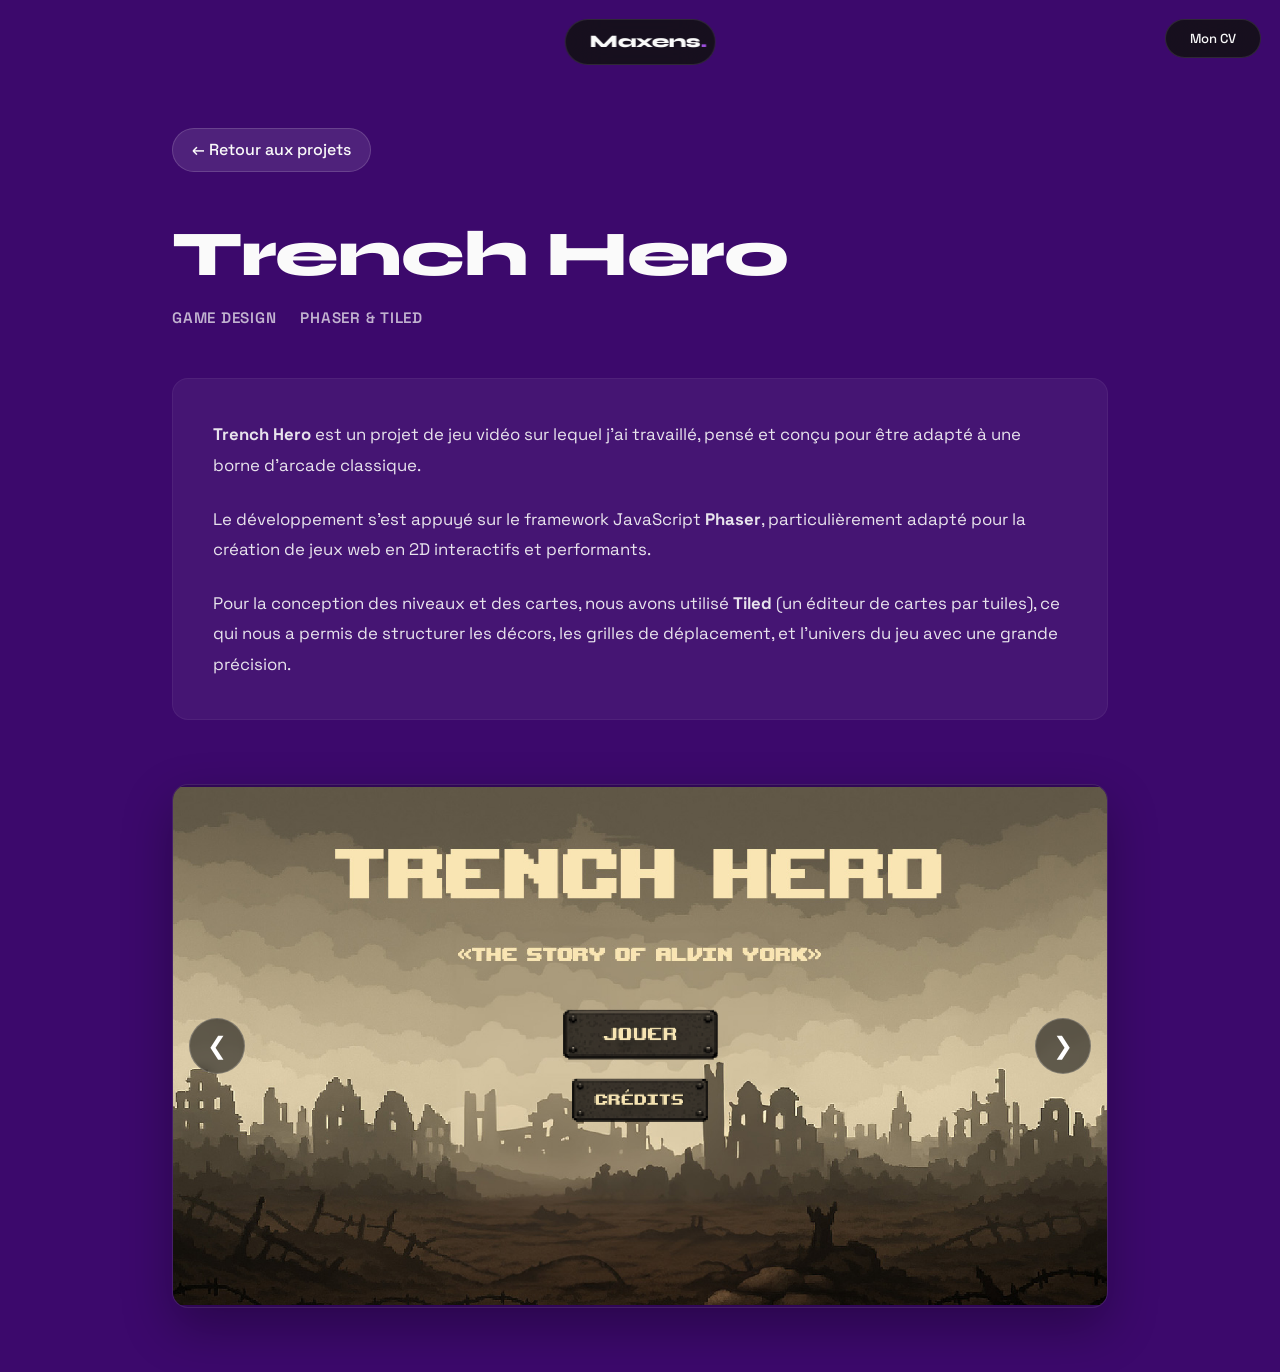
<file: projet-trench.html>
<!DOCTYPE html>
<html lang="fr">
<head>
    <meta charset="UTF-8">
    <meta name="viewport" content="width=device-width, initial-scale=1.0">
    <title>Trench Hero | Maxens Sevilla</title>
    <link href="https://fonts.googleapis.com/css2?family=Space+Grotesk:wght@300;400;500;600;700&family=Syne:wght@400;500;600;700;800&display=swap" rel="stylesheet">
    <link rel="stylesheet" href="css/style.css">
    <style>
        body {
            background: var(--purple-4);
            min-height: 100vh;
        }
        .project-page {
            max-width: 1000px;
            margin: 0 auto;
            padding: 8rem 2rem 4rem;
            color: var(--white);
        }
        .back-btn {
            display: inline-flex;
            align-items: center;
            gap: 0.5rem;
            color: var(--white);
            text-decoration: none;
            font-weight: 500;
            margin-bottom: 3rem;
            padding: 0.5rem 1.2rem;
            border-radius: var(--radius-pill);
            background: rgba(255, 255, 255, 0.1);
            border: 1px solid rgba(255, 255, 255, 0.15);
            transition: all 0.3s var(--ease);
        }
        .back-btn:hover {
            background: rgba(255, 255, 255, 0.2);
            transform: translateX(-5px);
        }
        .project-header {
            margin-bottom: 3rem;
        }
        .project-title {
            font-family: 'Syne', sans-serif;
            font-size: clamp(2.5rem, 6vw, 4rem);
            font-weight: 800;
            line-height: 1.1;
            margin-bottom: 1rem;
            letter-spacing: -0.02em;
        }
        .project-meta-info {
            display: flex;
            gap: 1.5rem;
            opacity: 0.7;
            font-size: 0.95rem;
            text-transform: uppercase;
            letter-spacing: 0.05em;
            font-weight: 600;
        }
        .project-body {
            display: grid;
            grid-template-columns: 1fr;
            gap: 4rem;
            align-items: start;
        }
        .project-text {
            background: rgba(255, 255, 255, 0.05);
            padding: 2.5rem;
            border-radius: var(--radius);
            border: 1px solid rgba(255, 255, 255, 0.05);
        }
        .project-text p {
            font-size: 1.05rem;
            line-height: 1.8;
            margin-bottom: 1.5rem;
            opacity: 0.9;
        }
        .project-text p:last-child {
            margin-bottom: 0;
        }
        .carousel {
            position: relative;
            border-radius: var(--radius);
            overflow: hidden;
            box-shadow: 0 20px 50px rgba(0,0,0,0.3);
            border: 1px solid rgba(255, 255, 255, 0.1);
            background: rgba(0,0,0,0.2);
        }
        .carousel-inner {
            display: flex;
            transition: transform 0.4s ease-in-out;
            width: 100%;
        }
        .carousel-inner img {
            flex: 0 0 100%;
            width: 100%;
            height: auto;
            max-height: 80vh;
            object-fit: contain;
            display: block;
        }
        .carousel-btn {
            position: absolute;
            top: 50%;
            transform: translateY(-50%);
            background: rgba(17, 17, 17, 0.6);
            backdrop-filter: blur(5px);
            color: white;
            border: 1px solid rgba(255,255,255,0.2);
            cursor: pointer;
            font-size: 1.5rem;
            border-radius: 50%;
            z-index: 10;
            transition: all 0.3s;
            display: flex;
            align-items: center;
            justify-content: center;
            width: 3.5rem;
            height: 3.5rem;
            padding: 0;
            line-height: 1;
        }
        .carousel-btn:hover {
            background: rgba(255, 255, 255, 0.9);
            color: var(--purple-4);
        }
        .carousel-btn.prev { left: 1rem; }
        .carousel-btn.next { right: 1rem; }
        .carousel-indicators {
            display: none;
        }
        .dot-ind {
            width: 8px;
            height: 8px;
            border-radius: 50%;
            background: rgba(255,255,255,0.4);
            transition: 0.3s;
        }
        .dot-ind.active {
            background: white;
        }
        @media (max-width: 768px) {
            .project-page {
                padding-top: 1rem;
            }
            .carousel-indicators {
                display: flex;
                position: absolute;
                bottom: 1rem;
                left: 50%;
                transform: translateX(-50%);
                gap: 0.5rem;
                z-index: 10;
            }
            .carousel-btn {
                display: none !important;
            }
            .carousel-inner {
                overflow-x: auto;
                scroll-snap-type: x mandatory;
                -webkit-overflow-scrolling: touch;
                scrollbar-width: none;
            }
            .carousel-inner::-webkit-scrollbar {
                display: none;
            }
            .carousel-inner img {
                scroll-snap-align: center;
            }
        }
    </style>
</head>
<body>
    <nav class="navbar" id="navbar" style="backdrop-filter: blur(20px);">
        <div class="nav-container">
            <a href="index.html" class="nav-logo">Maxens<span class="dot" style="color: var(--purple-1);">.</span></a>
        </div>
    </nav>
    <a href="assets/docs/cv-maxens-sevilla.pdf" class="cv-button" download="CV_Maxens_Sevilla.pdf">Mon CV</a>

    <main class="project-page">
        <a href="index.html#projets" class="back-btn">← Retour aux projets</a>
        
        <div class="project-header">
            <h1 class="project-title">Trench Hero</h1>
            <div class="project-meta-info">
                <span>Game Design</span>
                <span>Phaser & Tiled</span>
            </div>
        </div>

        <div class="project-body">
            <div class="project-text">
                <p><strong>Trench Hero</strong> est un projet de jeu vidéo sur lequel j'ai travaillé, pensé et conçu pour être adapté à une borne d'arcade classique.</p>
                <p>Le développement s'est appuyé sur le framework JavaScript <strong>Phaser</strong>, particulièrement adapté pour la création de jeux web en 2D interactifs et performants.</p>
                <p>Pour la conception des niveaux et des cartes, nous avons utilisé <strong>Tiled</strong> (un éditeur de cartes par tuiles), ce qui nous a permis de structurer les décors, les grilles de déplacement, et l'univers du jeu avec une grande précision.</p>
            </div>
            
            <div class="carousel" data-index="0">
                <div class="carousel-inner">
                    <img src="assets/img/Trench_hero_2.png" alt="Trench Hero Gameplay">
                    <img src="assets/img/Trench_hero_4.png" alt="Trench Hero Art">
                    <img src="assets/img/Trench_hero_5.png" alt="Trench Hero Characters">
                    <img src="assets/img/Trench_hero_1.png" alt="Trench Hero Title Screen">
                </div>
                <div class="carousel-indicators">
                    <span class="dot-ind active"></span>
                    <span class="dot-ind"></span>
                    <span class="dot-ind"></span>
                    <span class="dot-ind"></span>
                </div>
                <button class="carousel-btn prev" onclick="moveCarousel(-1, this)">&#10094;</button>
                <button class="carousel-btn next" onclick="moveCarousel(1, this)">&#10095;</button>
            </div>
        </div>
    </main>
    <script>
        document.querySelectorAll('.carousel').forEach(carousel => {
            const inner = carousel.querySelector('.carousel-inner');
            const dots = carousel.querySelectorAll('.dot-ind');
            
            // Sync dots on scroll
            inner.addEventListener('scroll', () => {
                const index = Math.round(inner.scrollLeft / inner.clientWidth);
                dots.forEach((dot, i) => dot.classList.toggle('active', i === index));
            });
        });

        function moveCarousel(direction, btn) {
            const carousel = btn.closest('.carousel');
            const inner = carousel.querySelector('.carousel-inner');
            const isMobile = window.innerWidth <= 768;
            const totalItems = inner.querySelectorAll('img').length;
            
            if (isMobile) {
                let index = Math.round(inner.scrollLeft / inner.clientWidth);
                index += direction;
                if(index >= totalItems) index = 0;
                if(index < 0) index = totalItems - 1;
                inner.scrollTo({ left: index * inner.clientWidth, behavior: 'smooth' });
            } else {
                let index = parseInt(carousel.dataset.index || '0');
                index += direction;
                if(index >= totalItems) index = 0;
                if(index < 0) index = totalItems - 1;
                carousel.dataset.index = index;
                inner.style.transform = `translateX(-${index * 100}%)`;
            }
        }
    </script>
</body>
</html>
</file>
<file: css/style.css>
/* ========================================
   PORTFOLIO — Card Stacking Effect
   ======================================== */

/* --- Reset --- */
*,
*::before,
*::after {
    margin: 0;
    padding: 0;
    box-sizing: border-box;
}

:root {
    /* Palette */
    --purple-1: #9D4EDD;
    --purple-2: #7B2CBF;
    --purple-3: #5A189A;
    --purple-4: #3C096C;

    /* Text */
    --black: #111111;
    --dark: #1a1a1a;
    --white: #fafafa;

    /* Radii */
    --radius: 16px;
    --radius-sm: 10px;
    --radius-pill: 100px;

    /* Transitions */
    --ease: cubic-bezier(0.4, 0, 0.2, 1);
    --bounce: cubic-bezier(0.34, 1.56, 0.64, 1);
}

html, body {
    overflow-x: clip;
    width: 100%;
    max-width: 100vw;
    position: relative;
}


html {
    scroll-behavior: smooth;
}

body {
    font-family: 'Space Grotesk', -apple-system, sans-serif;
    color: var(--white);
    line-height: 1.6;
    background: var(--black);
    -webkit-font-smoothing: antialiased;
}

::selection {
    background: var(--purple-4);
    color: white;
}

/* ========================================
   NAVBAR — Floating pill
   ======================================== */
.navbar {
    position: fixed;
    top: 1.2rem;
    left: 50%;
    transform: translateX(-50%);
    z-index: 1000;
    background: rgba(17, 17, 17, 0.85);
    backdrop-filter: blur(20px);
    -webkit-backdrop-filter: blur(20px);
    border-radius: var(--radius-pill);
    padding: 0.5rem 0.5rem 0.5rem 1.5rem;
    border: 1px solid rgba(255, 255, 255, 0.1);
    transition: all 0.4s var(--ease);
}

.nav-container {
    display: flex;
    align-items: center;
    gap: 1rem;
}

.nav-logo {
    font-family: 'Syne', sans-serif;
    font-size: 1.1rem;
    font-weight: 800;
    text-decoration: none;
    color: var(--white);
    letter-spacing: -0.02em;
    white-space: nowrap;
}

.nav-logo .dot {
    color: var(--purple-4);
}

.nav-links {
    display: flex;
    list-style: none;
    gap: 0.2rem;
}

.nav-link {
    text-decoration: none;
    color: rgba(255, 255, 255, 0.5);
    font-size: 0.82rem;
    font-weight: 500;
    padding: 0.45rem 1rem;
    border-radius: var(--radius-pill);
    transition: all 0.3s var(--ease);
    white-space: nowrap;
}

.nav-link:hover {
    color: var(--white);
}

.nav-link.active {
    color: var(--purple-4);
    background: var(--white);
}

/* Mobile toggle */
.nav-toggle {
    display: none;
    flex-direction: column;
    gap: 4px;
    background: none;
    border: none;
    cursor: pointer;
    padding: 8px;
}

.nav-toggle span {
    width: 20px;
    height: 2px;
    background: var(--white);
    transition: all 0.3s var(--ease);
    border-radius: 2px;
}

.nav-toggle.active span:nth-child(1) {
    transform: rotate(45deg) translate(4px, 4px);
}

.nav-toggle.active span:nth-child(2) {
    opacity: 0;
}

.nav-toggle.active span:nth-child(3) {
    transform: rotate(-45deg) translate(4px, -4px);
}

/* ========================================
   CV BUTTON
   ======================================== */
.cv-button {
    position: fixed;
    top: 1.2rem;
    right: 1.2rem;
    z-index: 1000;
    background: rgba(17, 17, 17, 0.85);
    backdrop-filter: blur(20px);
    -webkit-backdrop-filter: blur(20px);
    border-radius: var(--radius-pill);
    padding: 0.5rem 1.5rem;
    border: 1px solid rgba(255, 255, 255, 0.1);
    color: var(--white);
    text-decoration: none;
    font-size: 0.82rem;
    font-weight: 500;
    transition: all 0.4s var(--ease);
}

.cv-button:hover {
    background: var(--white);
    color: var(--purple-4);
    transform: translateY(-2px);
}

/* ========================================
   CARDS — Sticky Stacking
   ======================================== */
.card {
    position: sticky;
    top: 0;
    min-height: 100vh;
    display: flex;
    align-items: stretch;
    border-radius: var(--radius) var(--radius) 0 0;
    overflow: hidden;
    box-shadow: 0 -10px 60px rgba(0, 0, 0, 0.15);
}

.card-1 {
    background: var(--purple-1);
    z-index: 1;
}

.card-2 {
    background: var(--purple-2);
    z-index: 2;
}

.card-3 {
    background: var(--purple-3);
    z-index: 3;
}

.card-4 {
    background: var(--purple-4);
    z-index: 4;
}

.card-inner {
    width: 100%;
    max-width: 1200px;
    margin: 0 auto;
    padding: 6rem 3rem 3rem;
    display: flex;
    flex-direction: column;
    position: relative;
}

.card-content {
    flex: 1;
    display: flex;
    flex-direction: column;
    justify-content: center;
}

/* Card number watermark */
.card-number {
    position: absolute;
    bottom: 5rem;
    right: -20rem;
    z-index: 10;
    font-family: 'Syne', sans-serif;
    font-size: 10rem;
    font-weight: 800;
    opacity: 0.15;
    line-height: 0.8;
    pointer-events: none;
    user-select: none;
}

/* Section label */
.card-label {
    font-size: 0.8rem;
    font-weight: 600;
    text-transform: uppercase;
    letter-spacing: 0.15em;
    margin-bottom: 1rem;
    opacity: 0.6;
}

/* ========================================
   CARD 1 — HERO
   ======================================== */
.hero-title {
    font-family: 'Syne', sans-serif;
    font-size: clamp(2rem, 10vw, 8rem);
    font-weight: 800;
    line-height: 0.95;
    letter-spacing: -0.04em;
    margin-bottom: 1.5rem;
}

.hero-title .line {
    display: block;
}

.dot-accent {
    color: var(--purple-4);
}

.card-4 .dot-accent {
    color: var(--purple-1);
}

.hero-subtitle {
    font-size: clamp(1.1rem, 2.5vw, 1.5rem);
    margin-bottom: 1.5rem;
    font-weight: 400;
}

.typing-prefix {
    opacity: 0.5;
}

.typing-text {
    font-weight: 700;
}

.cursor {
    color: var(--purple-4);
    animation: blink 1s infinite;
}

@keyframes blink {

    0%,
    50% {
        opacity: 1;
    }

    51%,
    100% {
        opacity: 0;
    }
}

.hero-desc {
    max-width: 500px;
    font-size: 1.05rem;
    opacity: 0.7;
    margin-bottom: 2.5rem;
    line-height: 1.7;
}

.hero-actions {
    display: flex;
    gap: 1rem;
    flex-wrap: wrap;
}

/* Buttons */
.btn {
    display: inline-flex;
    align-items: center;
    gap: 0.4rem;
    padding: 0.85rem 2rem;
    border-radius: var(--radius-pill);
    font-size: 0.9rem;
    font-weight: 600;
    text-decoration: none;
    cursor: pointer;
    transition: all 0.4s var(--ease);
    border: none;
    font-family: inherit;
}

.btn-dark {
    background: var(--white);
    color: var(--purple-4);
}

.btn-dark:hover {
    transform: translateY(-3px);
    box-shadow: 0 8px 25px rgba(255, 255, 255, 0.2);
}

.btn-ghost {
    background: transparent;
    color: var(--white);
    border: 1.5px solid rgba(255, 255, 255, 0.3);
}

.btn-ghost:hover {
    border-color: var(--white);
    transform: translateY(-3px);
}

/* ========================================
   CARD 2 — PROJECTS (Bento)
   ======================================== */
.section-heading {
    font-family: 'Syne', sans-serif;
    font-size: clamp(2rem, 5vw, 4rem);
    font-weight: 800;
    letter-spacing: -0.03em;
    margin-bottom: 2rem;
    line-height: 1;
    overflow-wrap: break-word;
    word-break: break-word;
    max-width: 100%;
}

.projects-bento {
    display: grid;
    grid-template-columns: repeat(3, 1fr);
    grid-auto-rows: 220px;
    gap: 1rem;
}

.project-tile {
    background: rgba(0, 0, 0, 0.06);
    border-radius: var(--radius);
    overflow: hidden;
    display: flex;
    flex-direction: column;
    transition: all 0.4s var(--ease);
    cursor: pointer;
    border: 1px solid rgba(0, 0, 0, 0.05);
}

.project-tile:hover {
    transform: translateY(-5px);
    box-shadow: 0 15px 40px rgba(0, 0, 0, 0.1);
    background: rgba(0, 0, 0, 0.1);
}

.project-large {
    grid-column: span 2;
    grid-row: span 2;
}

.project-wide {
    grid-column: span 2;
}

.project-img {
    flex: 1;
    background: rgba(0, 0, 0, 0.12);
    min-height: 80px;
}

.project-meta {
    padding: 1rem 1.2rem;
}

.project-meta h3 {
    font-family: 'Syne', sans-serif;
    font-size: 1.05rem;
    font-weight: 700;
    margin-bottom: 0.3rem;
}

.project-meta p {
    font-size: 0.82rem;
    opacity: 0.6;
    line-height: 1.5;
    margin-bottom: 0.5rem;
}

.tags {
    display: flex;
    flex-wrap: wrap;
    gap: 0.3rem;
}

.tags span {
    font-size: 0.7rem;
    padding: 0.2rem 0.6rem;
    background: rgba(0, 0, 0, 0.08);
    border-radius: var(--radius-pill);
    font-weight: 500;
}

/* ========================================
   CARD 3 — SKILLS + ABOUT
   ======================================== */
/* Skills — Two columns */
.skills-columns {
    display: grid;
    grid-template-columns: 1fr 1fr;
    gap: 2rem;
    margin-bottom: 2.5rem;
}

.skills-col-title {
    font-family: 'Syne', sans-serif;
    font-size: 1rem;
    font-weight: 700;
    text-transform: uppercase;
    letter-spacing: 0.1em;
    margin-bottom: 1.2rem;
    opacity: 0.5;
}

/* Hard skill items */
.skill-item {
    padding: 0.8rem 1rem;
    background: rgba(0, 0, 0, 0.06);
    border-radius: var(--radius-sm);
    margin-bottom: 0.5rem;
    border: 1px solid rgba(0, 0, 0, 0.05);
    transition: all 0.3s var(--ease);
}

.skill-item:hover {
    background: rgba(0, 0, 0, 0.1);
    transform: translateX(5px);
}

.skill-header {
    display: flex;
    align-items: center;
    justify-content: space-between;
}

.skill-name {
    font-weight: 600;
    font-size: 0.95rem;
}

.skill-tag {
    font-size: 0.7rem;
    font-weight: 600;
    padding: 0.2rem 0.7rem;
    border-radius: var(--radius-pill);
    letter-spacing: 0.02em;
}

.tag-solid {
    background: rgba(255, 255, 255, 0.15);
    color: var(--white);
}

.tag-mid {
    background: rgba(255, 255, 255, 0.08);
    color: var(--white);
    border: 1px solid rgba(255, 255, 255, 0.1);
}

.tag-new {
    background: transparent;
    color: var(--white);
    border: 1px dashed rgba(255, 255, 255, 0.25);
}

/* Soft skill items */
.soft-skill {
    display: flex;
    align-items: flex-start;
    gap: 1rem;
    padding: 1rem;
    background: rgba(0, 0, 0, 0.06);
    border-radius: var(--radius-sm);
    margin-bottom: 0.5rem;
    border: 1px solid rgba(0, 0, 0, 0.05);
    transition: all 0.3s var(--ease);
}

.soft-skill:hover {
    background: rgba(0, 0, 0, 0.1);
    transform: translateX(5px);
}

.soft-icon {
    font-size: 1.4rem;
    line-height: 1;
    flex-shrink: 0;
    margin-top: 0.1rem;
}

.soft-skill strong {
    display: block;
    font-size: 0.95rem;
    margin-bottom: 0.2rem;
}

.soft-skill p {
    font-size: 0.8rem;
    opacity: 0.6;
    line-height: 1.5;
    margin: 0;
}

/* About block */
.about-block {
    display: grid;
    grid-template-columns: 200px 1fr;
    gap: 2rem;
    align-items: start;
    padding: 2rem;
    background: rgba(0, 0, 0, 0.06);
    border-radius: var(--radius);
    border: 1px solid rgba(0, 0, 0, 0.05);
}

.about-photo {
    width: 100%;
    aspect-ratio: 1;
    background: rgba(0, 0, 0, 0.15);
    border-radius: var(--radius-sm);
}

.about-text p {
    font-size: 0.95rem;
    opacity: 0.7;
    margin-bottom: 1.5rem;
    line-height: 1.7;
}

.about-stats {
    display: flex;
    gap: 2rem;
}

.stat {
    text-align: center;
}

.stat-num {
    display: block;
    font-family: 'Syne', sans-serif;
    font-size: 1.8rem;
    font-weight: 800;
    line-height: 1.2;
}

.stat-lbl {
    font-size: 0.72rem;
    text-transform: uppercase;
    letter-spacing: 1.5px;
    opacity: 0.5;
}

/* ========================================
   CARD 4 — CONTACT
   ======================================== */
.contact-layout {
    display: grid;
    grid-template-columns: 1fr 1fr;
    gap: 3rem;
    align-items: start;
}

.contact-big-text {
    font-size: 1.15rem;
    opacity: 0.85;
    line-height: 1.7;
    margin-bottom: 2rem;
}

.contact-links {
    display: flex;
    flex-direction: column;
    gap: 0.6rem;
}

.contact-link-item {
    display: flex;
    align-items: center;
    gap: 0.8rem;
    text-decoration: none;
    color: var(--white);
    padding: 0.7rem 1rem;
    border-radius: var(--radius-sm);
    transition: all 0.3s var(--ease);
    border: 1px solid rgba(255, 255, 255, 0.1);
}

.contact-link-item:hover {
    background: rgba(255, 255, 255, 0.12);
    border-color: rgba(255, 255, 255, 0.25);
    transform: translateX(5px);
}

.contact-link-icon {
    width: 36px;
    height: 36px;
    border-radius: 8px;
    background: rgba(255, 255, 255, 0.15);
    display: flex;
    align-items: center;
    justify-content: center;
    font-weight: 700;
    font-size: 0.8rem;
    flex-shrink: 0;
}

/* Form */
.contact-form {
    display: flex;
    flex-direction: column;
    gap: 1rem;
}

.form-field input,
.form-field textarea {
    width: 100%;
    background: rgba(255, 255, 255, 0.1);
    border: 1px solid rgba(255, 255, 255, 0.15);
    border-radius: var(--radius-sm);
    padding: 0.9rem 1.1rem;
    color: var(--white);
    font-size: 0.92rem;
    font-family: inherit;
    transition: all 0.3s var(--ease);
    outline: none;
    resize: vertical;
}

.form-field input::placeholder,
.form-field textarea::placeholder {
    color: rgba(255, 255, 255, 0.4);
}

.form-field input:focus,
.form-field textarea:focus {
    border-color: rgba(255, 255, 255, 0.5);
    background: rgba(255, 255, 255, 0.15);
}

.btn-send {
    align-self: flex-start;
    margin-top: 0.5rem;
}

/* Footer in card 4 */
.footer {
    margin-top: auto;
    padding-top: 2rem;
    font-size: 0.8rem;
    opacity: 0.4;
}

/* ========================================
   REVEAL ANIMATIONS
   ======================================== */
.reveal-item {
    opacity: 0;
    transform: translateY(30px);
    transition: opacity 0.7s var(--ease), transform 0.7s var(--ease);
}

.reveal-item.visible {
    opacity: 1;
    transform: translateY(0);
}

/* ========================================
   RESPONSIVE
   ======================================== */
@media (max-width: 1024px) {
    .projects-bento {
        grid-template-columns: repeat(2, 1fr);
        grid-auto-rows: 200px;
    }

    .project-large {
        grid-column: span 2;
        grid-row: span 1;
    }
}

@media (max-width: 768px) {

    /* Fond du body = couleur dernière card pour eviter bande en bas
       html = couleur card-1 pour iOS overscroll vers le haut */
    html {
        background: var(--purple-1);
    }

    body {
        background: var(--purple-4);
    }

    /* Nav mobile — en haut de page, disparaît au scroll */
    .nav-toggle, .nav-links {
        display: none !important;
    }

    .nav-container {
        justify-content: flex-start;
    }

    .nav-logo {
        font-size: 1rem;
    }

    .navbar {
        position: relative;
        top: auto;
        left: auto;
        transform: none;
        padding: 0.6rem 1.2rem;
        width: auto;
        display: inline-flex;
        margin: 0.8rem 1rem;
    }

    .cv-button {
        position: absolute;
        top: 0.8rem;
        right: 1rem;
        bottom: auto;
        padding: 0.4rem 0.8rem;
        font-size: 0.75rem;
    }

    .nav-links {
        position: fixed;
        top: 0;
        left: 0;
        right: 0;
        bottom: 0;
        background: rgba(17, 17, 17, 0.97);
        backdrop-filter: blur(20px);
        flex-direction: column;
        align-items: center;
        justify-content: center;
        gap: 0.5rem;
        opacity: 0;
        pointer-events: none;
        transition: all 0.4s var(--ease);
    }

    .nav-links.active {
        opacity: 1;
        pointer-events: all;
    }

    .nav-links .nav-link {
        font-size: 1.3rem;
        padding: 0.8rem 2rem;
    }

    /* Cards */
    .card {
        position: relative !important;
        top: auto !important;
        min-height: max-content !important;
        display: block !important;
        overflow: hidden !important;
    }

    /* card-1 remonte pour couvrir la zone sombre derrière la navbar */
    .card-1 {
        margin-top: -5rem !important;
    }

    .card-inner {
        padding: 2rem 1.5rem 2rem;
        width: 100%;
        box-sizing: border-box;
    }

    /* compense la remontée de card-1 pour ne pas cacher le contenu */
    .card-1 .card-inner {
        padding-top: 5rem;
    }

    .card-number {
        display: none !important;
    }

    .hero-title {
        font-size: clamp(2rem, 12vw, 5rem);
    }

    .section-heading {
        font-size: clamp(1.2rem, 7vw, 2.5rem);
        letter-spacing: -0.02em;
        max-width: calc(100vw - 3rem);
    }

    /* Projects */
    .projects-bento {
        grid-template-columns: 1fr;
        grid-auto-rows: auto;
    }

    .project-large,
    .project-wide {
        grid-column: span 1;
        grid-row: span 1;
    }

    .project-img {
        min-height: 120px;
    }

    /* Skills */
    .skills-columns {
        grid-template-columns: 1fr;
    }

    /* About */
    .about-block {
        grid-template-columns: 1fr;
        padding: 1.5rem;
    }

    .about-photo {
        max-width: 150px;
    }

    .about-stats {
        gap: 1.5rem;
    }

    /* Contact */
    .contact-layout {
        grid-template-columns: 1fr;
        gap: 2rem;
    }

    /* Buttons */
    .hero-actions {
        flex-direction: column;
    }

    .btn {
        justify-content: center;
    }
}

@media (max-width: 480px) {
    .hero-title {
        font-size: 2.5rem;
    }

    .stat-num {
        font-size: 1.4rem;
    }
}
</file>
